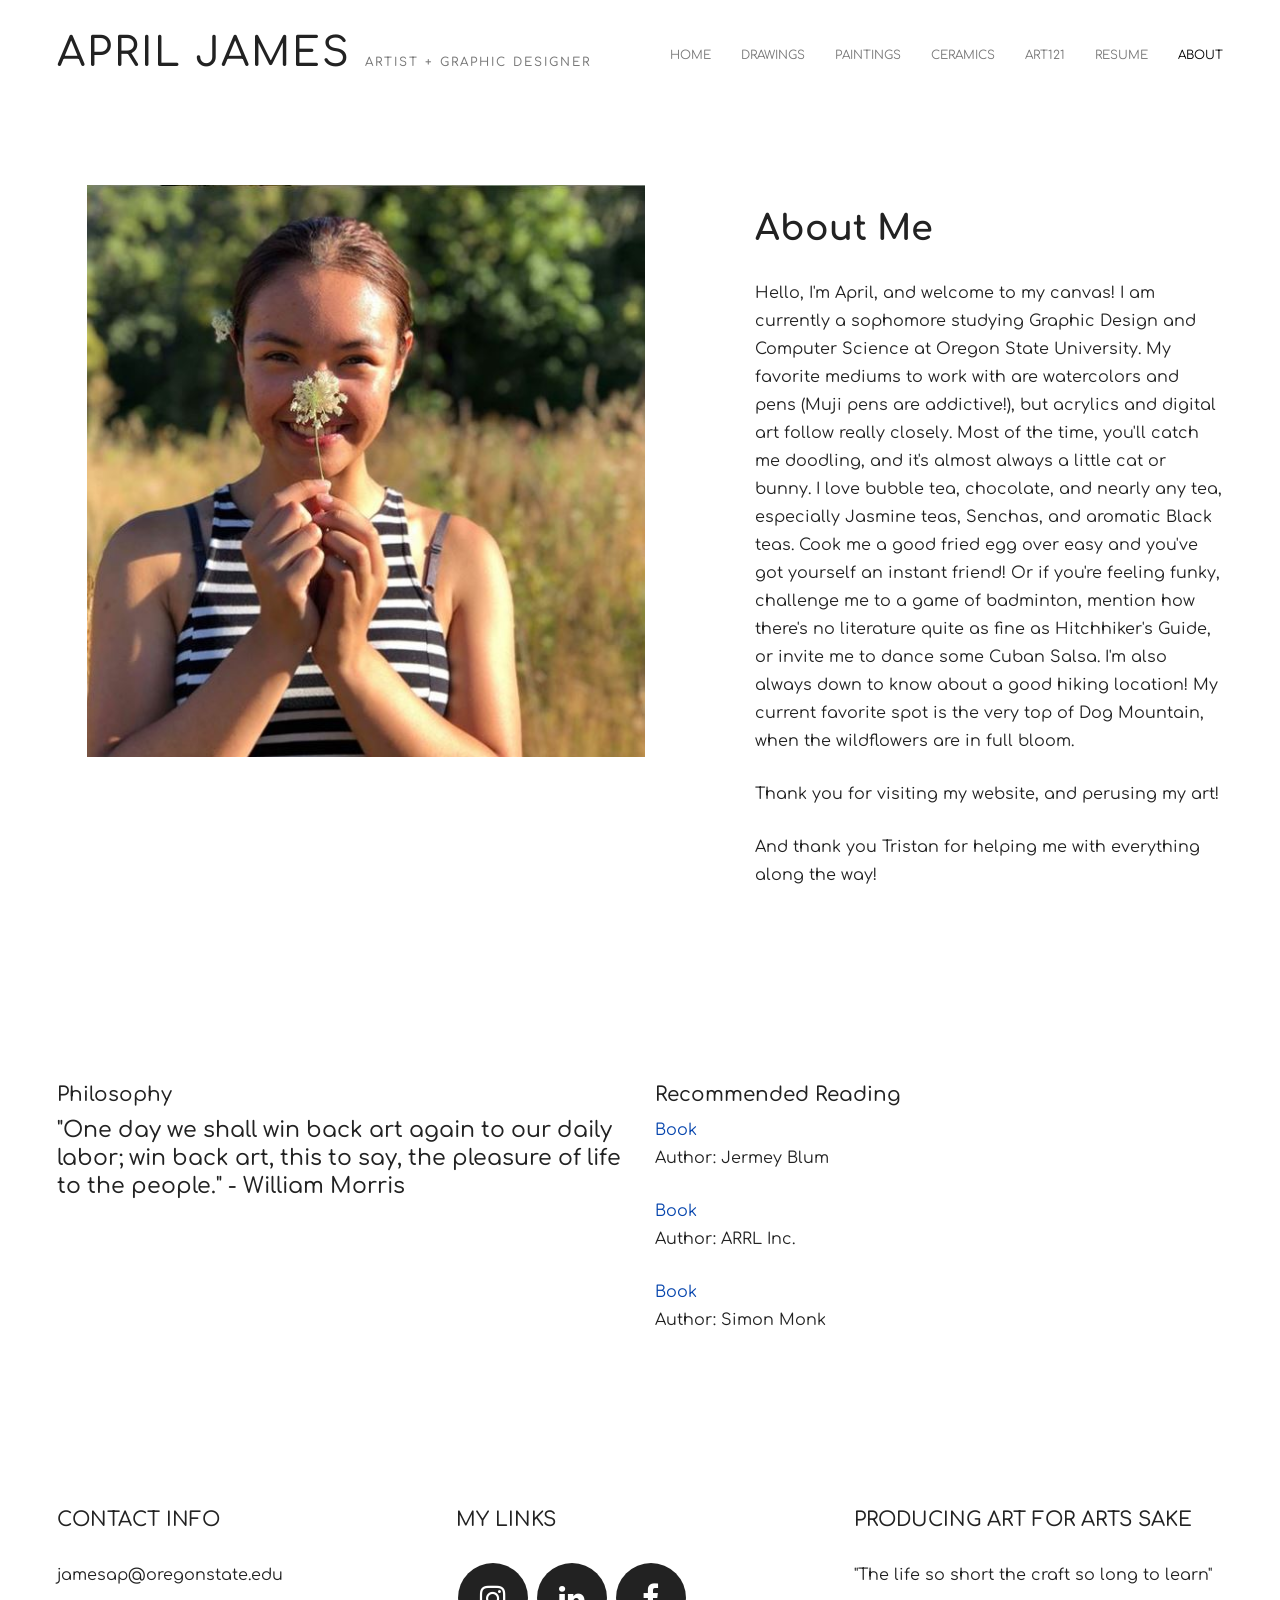
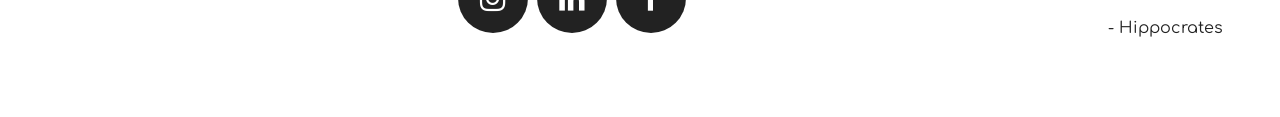
<file: about/index.html>
<!DOCTYPE html>
<html lang="en">
  <head>
    <meta charset="utf-8">
    <meta http-equiv="X-UA-Compatible" content="IE=edge">
    <meta name="viewport" content="width=device-width, initial-scale=1.0">
    <meta name="description" content="">
    <meta name="author" content="">
    <meta name="viewport" content="width=device-width, initial-scale=1">
    <link rel="shortcut icon" href="../assets/img/bunny.ico" />

    <title>April's Canvas</title>

    <!-- Bootstrap core CSS -->
    <link href="../assets/css/bootstrap.css" rel="stylesheet">
	
		<!-- Add icon library -->
		<link rel="stylesheet" href="https://cdnjs.cloudflare.com/ajax/libs/font-awesome/4.7.0/css/font-awesome.min.css">

    <!-- Custom styles for this template -->
    <link href="../assets/css/main.css" rel="stylesheet">

    <script src="https://code.jquery.com/jquery-1.10.2.min.js"></script>
    <script src="../assets/js/hover.zoom.js"></script>
    <script src="../assets/js/hover.zoom.conf.js"></script>

    <!-- HTML5 shim and Respond.js IE8 support of HTML5 elements and media queries -->
    <!--[if lt IE 9]>
      <script src="https://oss.maxcdn.com/libs/html5shiv/3.7.0/html5shiv.js"></script>
      <script src="https://oss.maxcdn.com/libs/respond.js/1.3.0/respond.min.js"></script>
    <![endif]-->
  </head>

  <body>

    <!-- Static navbar -->
    <div class="navbar navbar-inverse navbar-static-top">
      <div class="container">
        <div class="navbar-header">
          <button type="button" class="navbar-toggle" data-toggle="collapse" data-target=".navbar-collapse">
            <span class="icon-bar"></span>
            <span class="icon-bar"></span>
            <span class="icon-bar"></span>
          </button>
          <a class="navbar-brand" href="../index.html"><h5>APRIL JAMES <span class="sub-text">artist + graphic designer</span></h5></a>
        </div>
        <div class="navbar-collapse collapse">
          <ul class="nav navbar-nav navbar-right">
						<li><a href="../index.html">Home</a></li>
						<li><a href="../drawings/index.html">Drawings</a></li>
						<li><a href="../paintings/index.html">Paintings</a></li>
						<li><a href="../ceramics/index.html">Ceramics</a></li>
						<li><a href="../art121/index.html">Art121</a></li>
            <li><a href="../assets/pdf/JamesResume.pdf" target="_blank">Resume</a></li>
            <li><a class="active" href="../about/index.html">About</a></li>
          </ul>
        </div><!--/.nav-collapse -->
      </div>
		</div>
	

	<!-- +++++ Welcome Section +++++ -->
	<div id="ww">
	    <div class="container">
			<div class="row">
				<div class="col-lg-6 centered">
					<img class="a img-responsive" hspace="25" src="img/me.jpg" alt="April">
				</div>
				<div class="col-lg-5 col-lg-offset-1">
					<h1>About Me</h1>
					<p>
						Hello, I'm April, and welcome to my canvas! I am currently a sophomore studying Graphic Design and Computer Science at Oregon State University. My favorite mediums to work with are watercolors and pens (Muji pens are addictive!), but acrylics and digital art follow really closely. Most of the time, you'll catch me doodling, and it's almost always a little cat or bunny. I love bubble tea, chocolate, and nearly any tea, especially Jasmine teas, Senchas, and aromatic Black teas. Cook me a good fried egg over easy and you've got yourself an instant friend! Or if you're feeling funky, challenge me to a game of badminton, mention how there's no literature quite as fine as Hitchhiker's Guide, or invite me to dance some Cuban Salsa. I'm also always down to know about a good hiking location! My current favorite spot is the very top of Dog Mountain, when the wildflowers are in full bloom. 

					</p>
					<p>Thank you for visiting my website, and perusing my art!</p>
					<p>And thank you Tristan for helping me with everything along the way!</p>
				</div><!-- /col-lg-6 -->
			</div><!-- /row -->
	    </div> <!-- /container -->
	</div><!-- /ww -->
	
	
	<!-- +++++ Information Section +++++ -->
	
	<div class="container pt">
		<div class="row mt">
			<div class="col-lg-6">
				<h4>Philosophy</h4>
				<p style="font-size: 22px; font-weight: 500;">
					"One day we shall win back art again to our daily labor; win back art, this to say, the pleasure of life to the people." - William Morris
				</p>
			</div><!-- /colg-lg-6 -->
			
			<div class="col-lg-6">
				<h4>Recommended Reading</h4>
				<p><a href="#">Book</a> <br/>Author: Jermey Blum</p>
				<p><a href="#">Book</a> <br/>Author: ARRL Inc.</p>
				<p><a href="#">Book</a> <br/>Author: Simon Monk</p>
			</div><!--col-lg-6-->
		</div><!-- /row -->
	</div><!-- /container -->
	
	<!-- +++++ Footer Section +++++ -->
	
	<div id="footer">
			<div class="container">
				<div class="row">
					<div class="col-lg-4">
						<h4>Contact Info</h4>
						<p>
							jamesap@oregonstate.edu<br/>
							<br/>
						</p>
					</div><!-- /col-lg-4 -->
					
					<div class="col-lg-4">
						<h4>My Links</h4>
						<p>
								<a href="https://www.instagram.com/_artsy_eggo/?hl=en" class="fa fa-instagram"></a>
								<a href="#" class="fa fa-linkedin"></a>
								<a href="#" class="fa fa-facebook"></a>
						</p>
					</div><!-- /col-lg-4 -->
					
					<div class="col-lg-4">
						<h4>Producing Art for Arts Sake</h4>
						<p>"The life so short the craft so long to learn"</p>
						<p class="text-right">- Hippocrates</p>
					</div><!-- /col-lg-4 -->
				
				</div>
			
			</div>
		</div>
	
    <!-- Bootstrap core JavaScript
    ================================================== -->
    <!-- Placed at the end of the document so the pages load faster -->
    <script src="../assets/js/bootstrap.min.js"></script>
  </body>
</html>
</file>
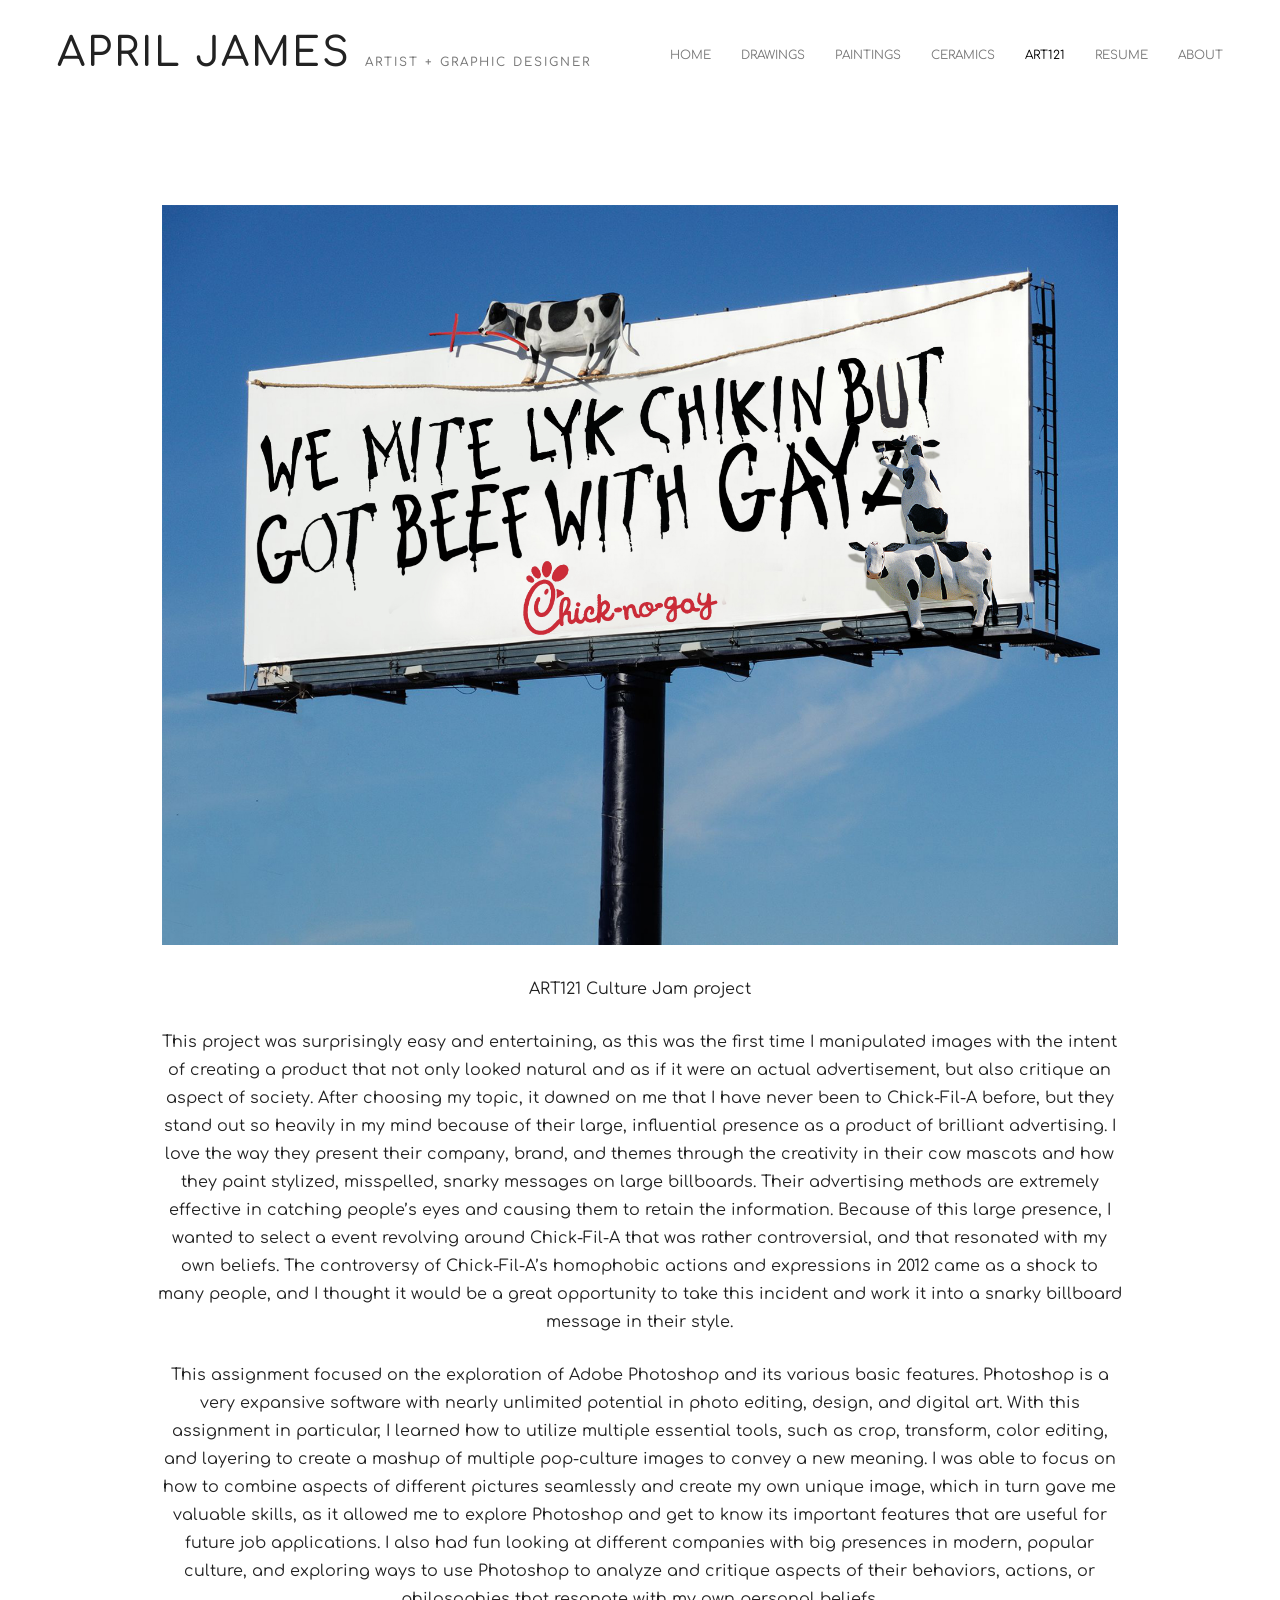
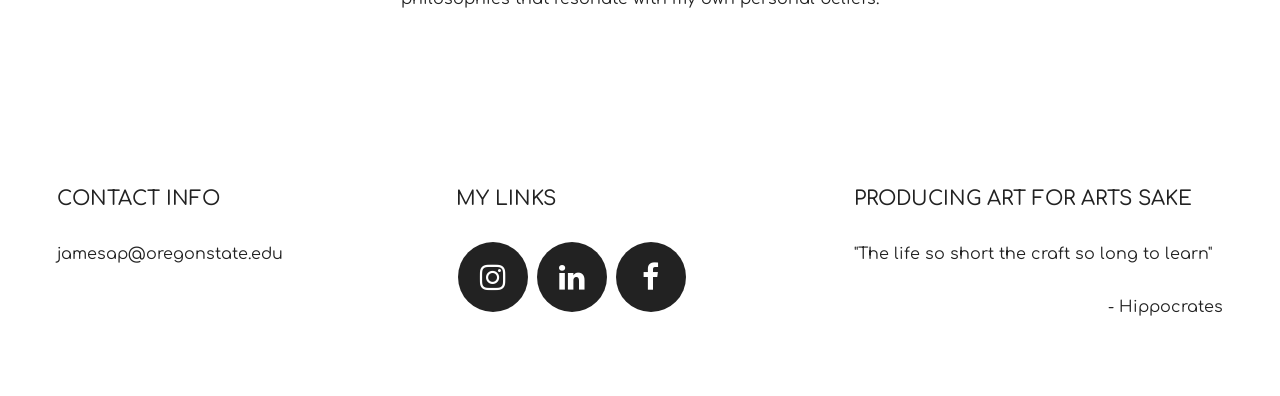
<file: art121/project1/index.html>
<!DOCTYPE html>
<html lang="en">
  <head>
    <meta charset="utf-8">
    <meta http-equiv="X-UA-Compatible" content="IE=edge">
    <meta name="viewport" content="width=device-width, initial-scale=1.0">
    <meta name="description" content="">
    <meta name="author" content="">
    <meta name="viewport" content="width=device-width, initial-scale=1">
    <link rel="shortcut icon" href="../../assets/img/bunny.ico" />

    <title>April's Canvas</title>

    <!-- Bootstrap core CSS -->
    <link href="../../assets/css/bootstrap.css" rel="stylesheet">
  
    <!-- Add icon library -->
		<link rel="stylesheet" href="https://cdnjs.cloudflare.com/ajax/libs/font-awesome/4.7.0/css/font-awesome.min.css">

    <!-- Custom styles for this template -->
    <link href="../../assets/css/main.css" rel="stylesheet">

    <script src="https://code.jquery.com/jquery-1.10.2.min.js"></script>
    <script src="../../assets/js/hover.zoom.js"></script>
    <script src="../../assets/js/hover.zoom.conf.js"></script>

    <!-- HTML5 shim and Respond.js IE8 support of HTML5 elements and media queries -->
    <!--[if lt IE 9]>
      <script src="https://oss.maxcdn.com/libs/html5shiv/3.7.0/html5shiv.js"></script>
      <script src="https://oss.maxcdn.com/libs/respond.js/1.3.0/respond.min.js"></script>
    <![endif]-->
  </head>

  <body>

    <!-- Static navbar -->
    <div class="navbar navbar-inverse navbar-static-top">
      <div class="container">
        <div class="navbar-header">
          <button type="button" class="navbar-toggle" data-toggle="collapse" data-target=".navbar-collapse">
            <span class="icon-bar"></span>
            <span class="icon-bar"></span>
            <span class="icon-bar"></span>
          </button>
          <a class="navbar-brand" href="../../index.html"><h5>APRIL JAMES <span class="sub-text">artist + graphic designer</span></h5></a>
        </div>
        <div class="navbar-collapse collapse">
          <ul class="nav navbar-nav navbar-right">
						<li><a href="../../index.html">Home</a></li>
						<li><a href="../../drawings/index.html">Drawings</a></li>
						<li><a href="../../paintings/index.html">Paintings</a></li>
            <li><a href="../../ceramics/index.html">Ceramics</a></li>
            <li><a class="active" href="../../art121/index.html">Art121</a></li>
            <li><a href="../../assets/pdf/JamesResume.pdf" target="_blank">Resume</a></li>
            <li><a href="../../about/index.html">About</a></li>
          </ul>
        </div><!--/.nav-collapse -->
      </div>
		</div>
	
	<!-- +++++ Projects Section +++++ -->
	
	<div class="container pt">
		<div class="row mt centered">	
			<div class="col-lg-10 col-lg-offset-1">
        <p><img class="img-responsive" src="img/Culture Jam.jpg" alt=""></p> <!-- Add Image to be Displayed Here -->
       <p>ART121 Culture Jam project</p>
       <p>This project was surprisingly easy and entertaining, as this was the first time I manipulated images with the intent of creating a product that not only looked natural and as if it were an actual advertisement, but also critique an aspect of society. After choosing my topic, it dawned on me that I have never been to Chick-Fil-A before, but they stand out so heavily in my mind because of their large, influential presence as a product of brilliant advertising. I love the way they present their company, brand, and themes through the creativity in their cow mascots and how they paint stylized, misspelled, snarky messages on large billboards. Their advertising methods are extremely effective in catching people’s eyes and causing them to retain the information. Because of this large presence, I wanted to select a event revolving around Chick-Fil-A that was rather controversial, and that resonated with my own beliefs. The controversy of Chick-Fil-A’s homophobic actions and expressions in 2012 came as a shock to many people, and I thought it would be a great opportunity to take this incident and work it into a snarky billboard message in their style.</p> 
       <p>This assignment focused on the exploration of Adobe Photoshop and its various basic features. Photoshop is a very expansive software with nearly unlimited potential in photo editing, design, and digital art. With this assignment in particular, I learned how to utilize multiple essential tools, such as crop, transform, color editing, and layering to create a mashup of multiple pop-culture images to convey a new meaning. I was able to focus on how to combine aspects of different pictures seamlessly and create my own unique image, which in turn gave me valuable skills, as it allowed me to explore Photoshop and get to know its important features that are useful for future job applications. I also had fun looking at different companies with big presences in modern, popular culture, and exploring ways to use Photoshop to analyze and critique aspects of their behaviors, actions, or philosophies that resonate with my own personal beliefs. </p> <!--  Add Text Here -->
      </div>
		</div><!-- /row -->
	</div><!-- /container -->
	
	<!-- +++++ Footer Section +++++ -->
	
	<div id="footer">
			<div class="container">
				<div class="row">
					<div class="col-lg-4">
						<h4>Contact Info</h4>
						<p>
							jamesap@oregonstate.edu<br/>
							<br/>
						</p>
					</div><!-- /col-lg-4 -->
					
					<div class="col-lg-4">
						<h4>My Links</h4>
						<p>
                <a href="https://www.instagram.com/_artsy_eggo/?hl=en" class="fa fa-instagram"></a>
                <a href="#" class="fa fa-linkedin"></a>
                <a href="#" class="fa fa-facebook"></a>
						</p>
					</div><!-- /col-lg-4 -->
					
					<div class="col-lg-4">
						<h4>Producing Art for Arts Sake</h4>
						<p>"The life so short the craft so long to learn"</p>
						<p class="text-right">- Hippocrates</p>
					</div><!-- /col-lg-4 -->
				
				</div>
			
			</div>
		</div>
	
    <!-- Bootstrap core JavaScript
    ================================================== -->
    <!-- Placed at the end of the document so the pages load faster -->
    <script src="../../assets/js/bootstrap.min.js"></script>
  </body>
</html>
</file>
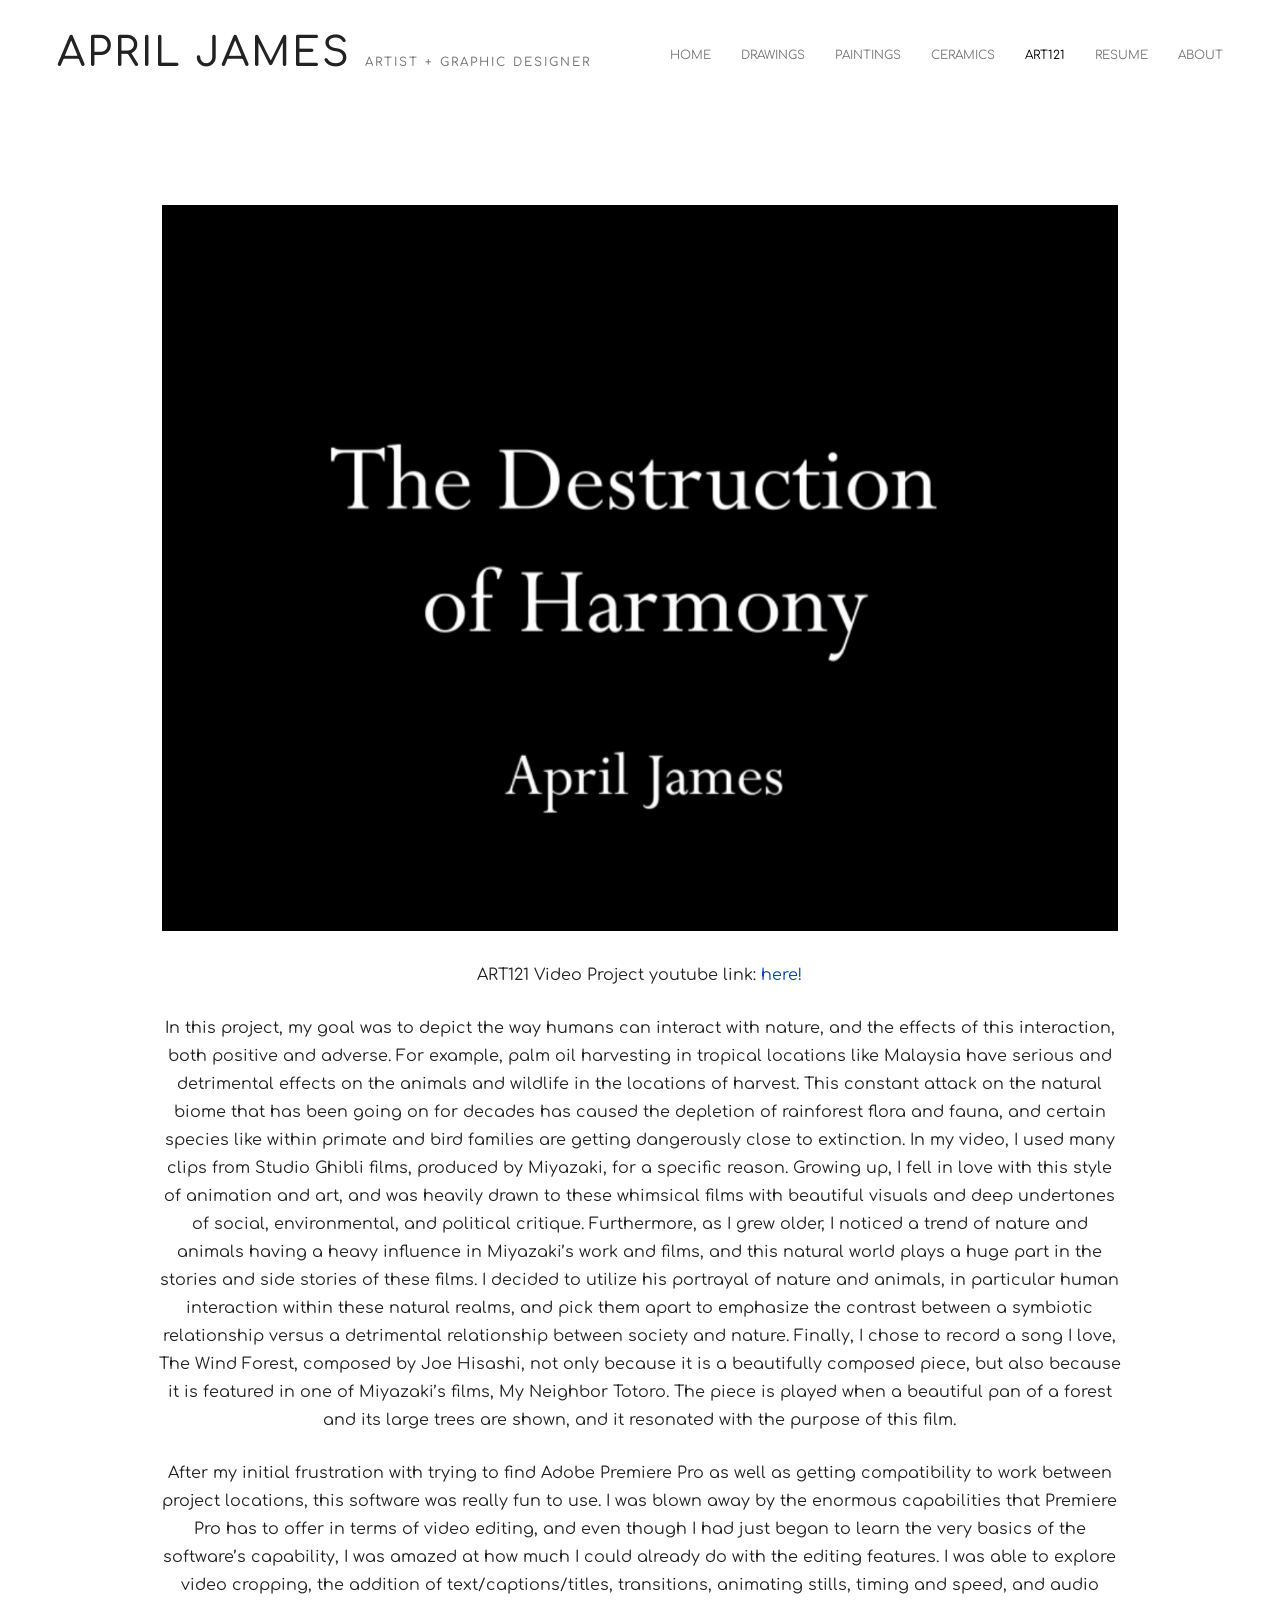
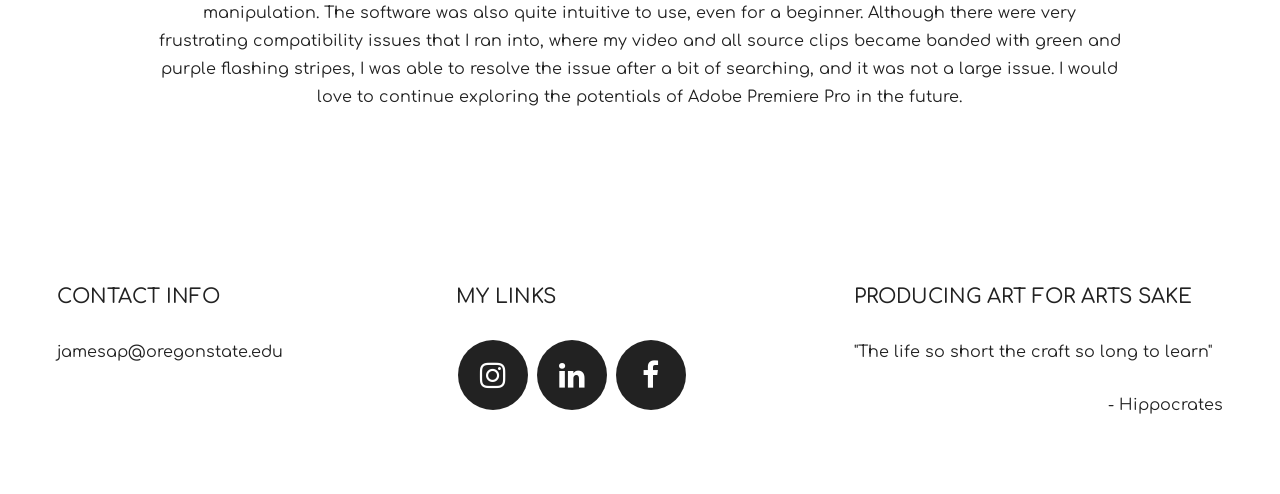
<file: art121/project2/index.html>
<!DOCTYPE html>
<html lang="en">
  <head>
    <meta charset="utf-8">
    <meta http-equiv="X-UA-Compatible" content="IE=edge">
    <meta name="viewport" content="width=device-width, initial-scale=1.0">
    <meta name="description" content="">
    <meta name="author" content="">
    <meta name="viewport" content="width=device-width, initial-scale=1">
    <link rel="shortcut icon" href="../../assets/img/bunny.ico" />

    <title>April's Canvas</title>

    <!-- Bootstrap core CSS -->
    <link href="../../assets/css/bootstrap.css" rel="stylesheet">
  
    <!-- Add icon library -->
		<link rel="stylesheet" href="https://cdnjs.cloudflare.com/ajax/libs/font-awesome/4.7.0/css/font-awesome.min.css">

    <!-- Custom styles for this template -->
    <link href="../../assets/css/main.css" rel="stylesheet">

    <script src="https://code.jquery.com/jquery-1.10.2.min.js"></script>
    <script src="../../assets/js/hover.zoom.js"></script>
    <script src="../../assets/js/hover.zoom.conf.js"></script>

    <!-- HTML5 shim and Respond.js IE8 support of HTML5 elements and media queries -->
    <!--[if lt IE 9]>
      <script src="https://oss.maxcdn.com/libs/html5shiv/3.7.0/html5shiv.js"></script>
      <script src="https://oss.maxcdn.com/libs/respond.js/1.3.0/respond.min.js"></script>
    <![endif]-->
  </head>

  <body>

    <!-- Static navbar -->
    <div class="navbar navbar-inverse navbar-static-top">
      <div class="container">
        <div class="navbar-header">
          <button type="button" class="navbar-toggle" data-toggle="collapse" data-target=".navbar-collapse">
            <span class="icon-bar"></span>
            <span class="icon-bar"></span>
            <span class="icon-bar"></span>
          </button>
          <a class="navbar-brand" href="../../index.html"><h5>APRIL JAMES <span class="sub-text">artist + graphic designer</span></h5></a>
        </div>
        <div class="navbar-collapse collapse">
          <ul class="nav navbar-nav navbar-right">
						<li><a href="../../index.html">Home</a></li>
						<li><a href="../../drawings/index.html">Drawings</a></li>
						<li><a href="../../paintings/index.html">Paintings</a></li>
            <li><a href="../../ceramics/index.html">Ceramics</a></li>
            <li><a class="active" href="../../art121/index.html">Art121</a></li>
            <li><a href="../../assets/pdf/JamesResume.pdf" target="_blank">Resume</a></li>
            <li><a href="../../about/index.html">About</a></li>
          </ul>
        </div><!--/.nav-collapse -->
      </div>
		</div>
	
	<!-- +++++ Projects Section +++++ -->
	
	<div class="container pt">
		<div class="row mt centered">	
			<div class="col-lg-10 col-lg-offset-1">
        <p><img class="img-responsive" src="img/video_project.PNG" alt=""></p> <!-- Add Image to be Displayed Here -->
 <!--       <p>ART121 Video Project youtube link: https://youtu.be/3HjjiuoJ8Vw</p>  Add Text Here -->
            <p>ART121 Video Project youtube link: <a href="https://youtu.be/3HjjiuoJ8Vw"> here!</a></p><!-- Add Text Here -->
            <p>In this project, my goal was to depict the way humans can interact with nature, and the effects of this interaction, both positive and adverse. For example, palm oil harvesting in tropical locations like Malaysia have serious and detrimental effects on the animals and wildlife in the locations of harvest. This constant attack on the natural biome that has been going on for decades has caused the depletion of rainforest flora and fauna, and certain species like within primate and bird families are getting dangerously close to extinction. In my video, I used many clips from Studio Ghibli films, produced by Miyazaki, for a specific reason. Growing up, I fell in love with this style of animation and art, and was heavily drawn to these whimsical films with beautiful visuals and deep undertones of social, environmental, and political critique. Furthermore, as I grew older, I noticed a trend of nature and animals having a heavy influence in Miyazaki’s work and films, and this natural world plays a huge part in the stories and side stories of these films. I decided to utilize his portrayal of nature and animals, in particular human interaction within these natural realms, and pick them apart to emphasize the contrast between a symbiotic relationship versus a detrimental relationship between society and nature. Finally, I chose to record a song I love, The Wind Forest, composed by Joe Hisashi, not only because it is a beautifully composed piece, but also because it is featured in one of Miyazaki’s films, My Neighbor Totoro. The piece is played when a beautiful pan of a forest and its large trees are shown, and it resonated with the purpose of this film.</p>
            <p>After my initial frustration with trying to find Adobe Premiere Pro as well as getting compatibility to work between project locations, this software was really fun to use. I was blown away by the enormous capabilities that Premiere Pro has to offer in terms of video editing, and even though I had just began to learn the very basics of the software’s capability, I was amazed at how much I could already do with the editing features. I was able to explore video cropping, the addition of text/captions/titles, transitions, animating stills, timing and speed, and audio manipulation. The software was also quite intuitive to use, even for a beginner. Although there were very frustrating compatibility issues that I ran into, where my video and all source clips became banded with green and purple flashing stripes, I was able to resolve the issue after a bit of searching, and it was not a large issue. I would love to continue exploring the potentials of Adobe Premiere Pro in the future.</p><!-- Add Text Here -->      
          </div>
		</div><!-- /row -->
	</div><!-- /container -->
	
	<!-- +++++ Footer Section +++++ -->
	
	<div id="footer">
			<div class="container">
				<div class="row">
					<div class="col-lg-4">
						<h4>Contact Info</h4>
						<p>
							jamesap@oregonstate.edu<br/>
							<br/>
						</p>
					</div><!-- /col-lg-4 -->
					
					<div class="col-lg-4">
						<h4>My Links</h4>
						<p>
                <a href="https://www.instagram.com/_artsy_eggo/?hl=en" class="fa fa-instagram"></a>
                <a href="#" class="fa fa-linkedin"></a>
                <a href="#" class="fa fa-facebook"></a>
						</p>
					</div><!-- /col-lg-4 -->
					
					<div class="col-lg-4">
						<h4>Producing Art for Arts Sake</h4>
						<p>"The life so short the craft so long to learn"</p>
						<p class="text-right">- Hippocrates</p>
					</div><!-- /col-lg-4 -->
				
				</div>
			
			</div>
		</div>
	
    <!-- Bootstrap core JavaScript
    ================================================== -->
    <!-- Placed at the end of the document so the pages load faster -->
    <script src="../../assets/js/bootstrap.min.js"></script>
  </body>
</html>
</file>
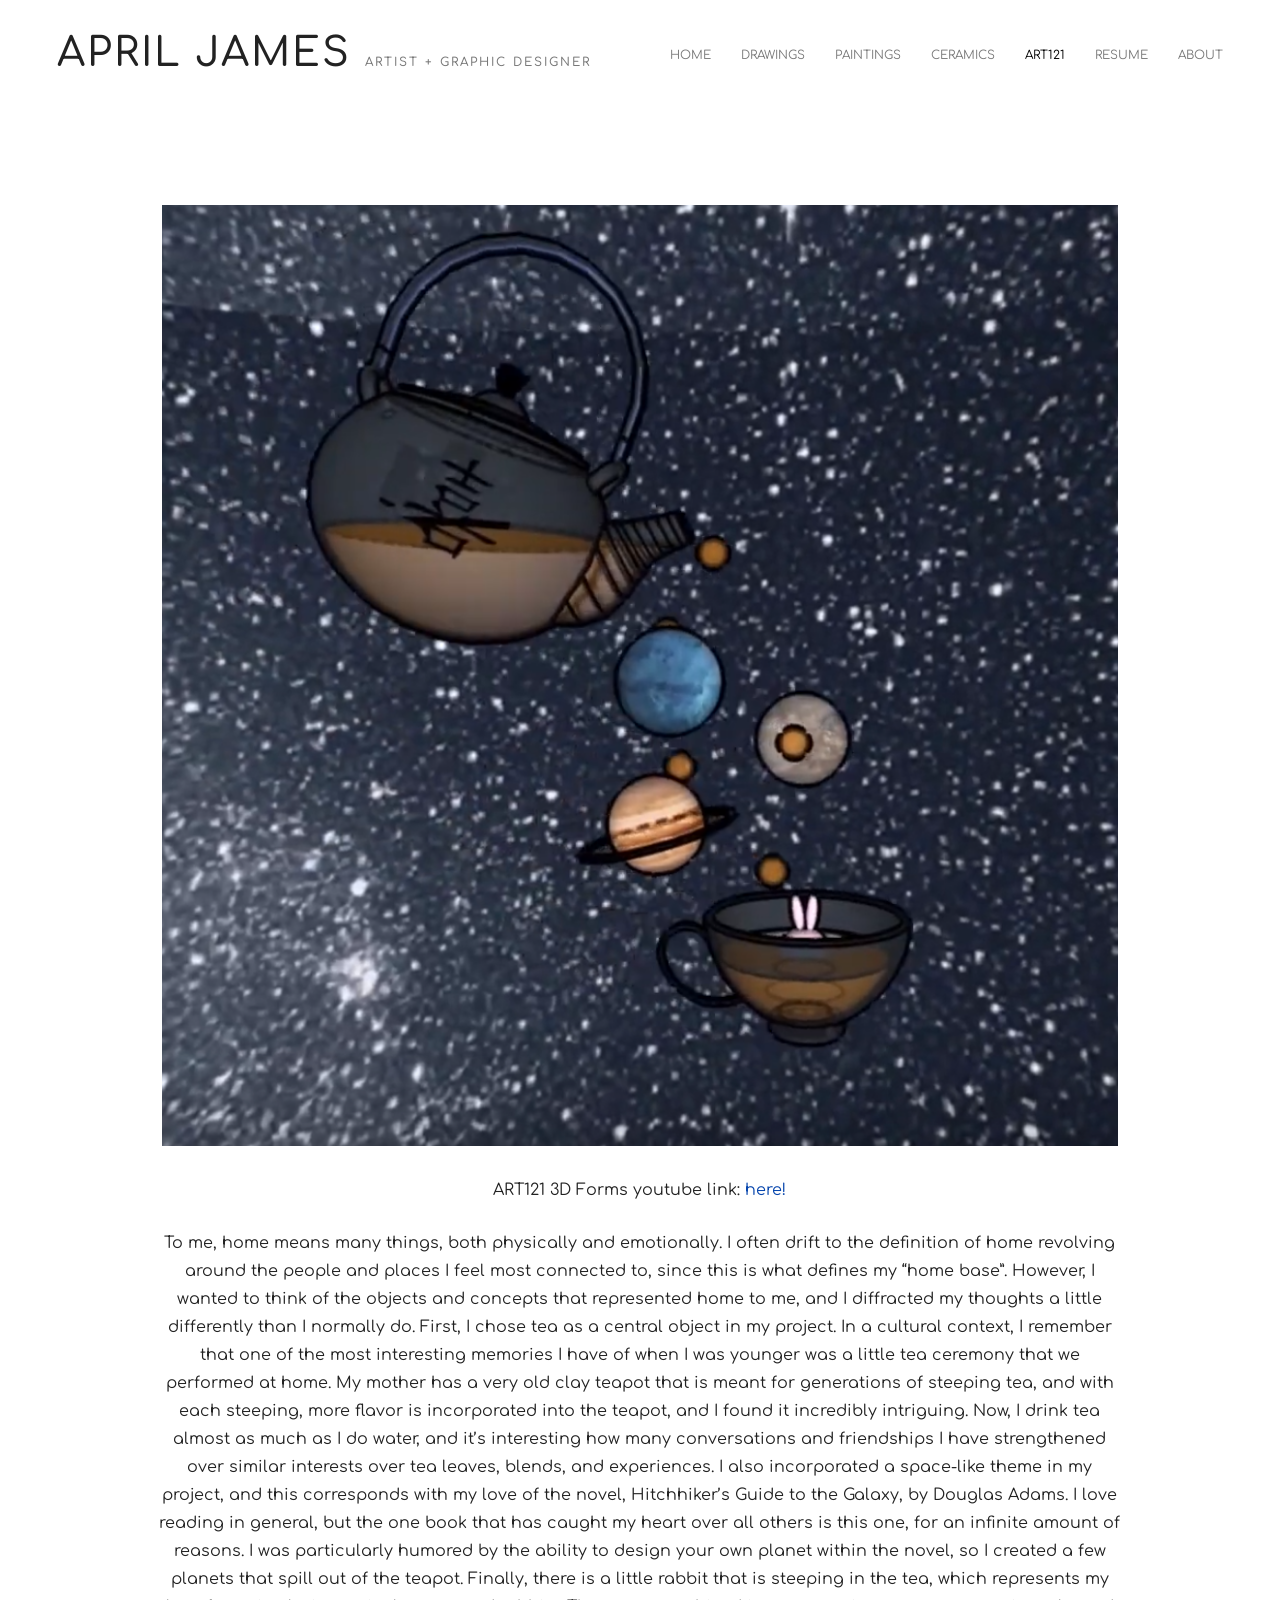
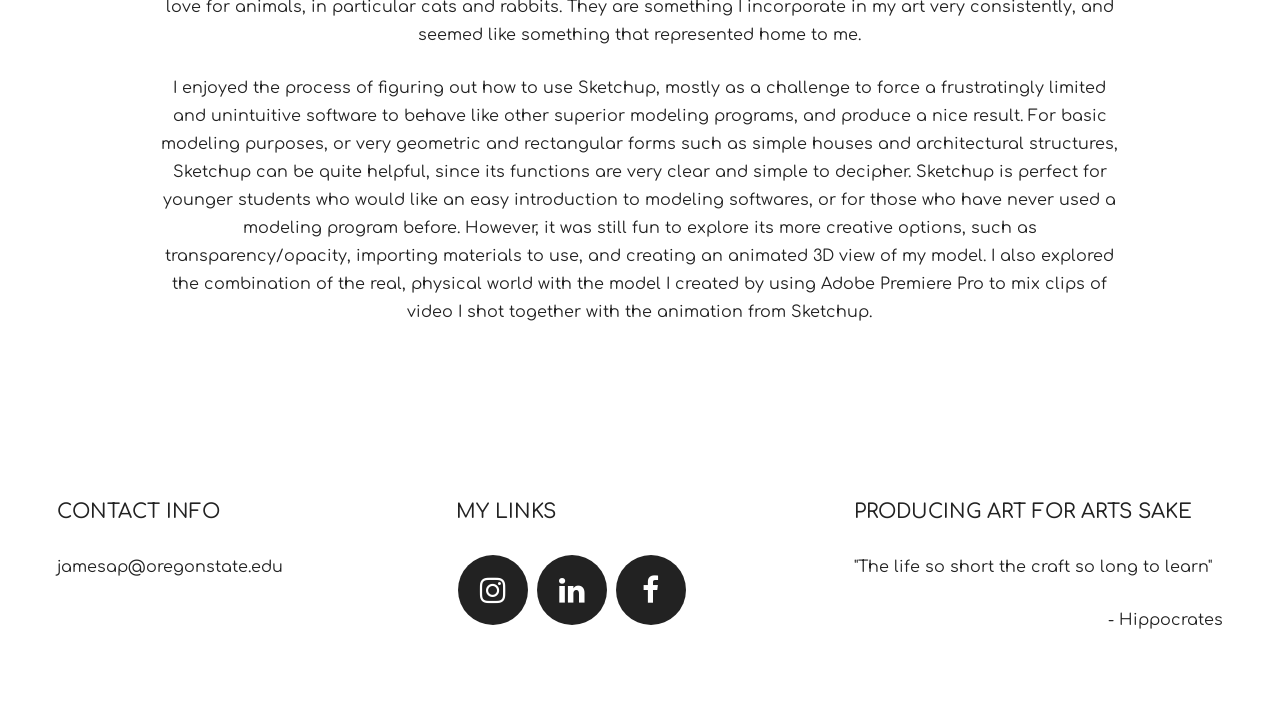
<file: art121/project3/index.html>
<!DOCTYPE html>
<html lang="en">
  <head>
    <meta charset="utf-8">
    <meta http-equiv="X-UA-Compatible" content="IE=edge">
    <meta name="viewport" content="width=device-width, initial-scale=1.0">
    <meta name="description" content="">
    <meta name="author" content="">
    <meta name="viewport" content="width=device-width, initial-scale=1">
    <link rel="shortcut icon" href="../../assets/img/bunny.ico" />

    <title>April's Canvas</title>

    <!-- Bootstrap core CSS -->
    <link href="../../assets/css/bootstrap.css" rel="stylesheet">
  
    <!-- Add icon library -->
		<link rel="stylesheet" href="https://cdnjs.cloudflare.com/ajax/libs/font-awesome/4.7.0/css/font-awesome.min.css">

    <!-- Custom styles for this template -->
    <link href="../../assets/css/main.css" rel="stylesheet">

    <script src="https://code.jquery.com/jquery-1.10.2.min.js"></script>
    <script src="../../assets/js/hover.zoom.js"></script>
    <script src="../../assets/js/hover.zoom.conf.js"></script>

    <!-- HTML5 shim and Respond.js IE8 support of HTML5 elements and media queries -->
    <!--[if lt IE 9]>
      <script src="https://oss.maxcdn.com/libs/html5shiv/3.7.0/html5shiv.js"></script>
      <script src="https://oss.maxcdn.com/libs/respond.js/1.3.0/respond.min.js"></script>
    <![endif]-->
  </head>

  <body>

    <!-- Static navbar -->
    <div class="navbar navbar-inverse navbar-static-top">
      <div class="container">
        <div class="navbar-header">
          <button type="button" class="navbar-toggle" data-toggle="collapse" data-target=".navbar-collapse">
            <span class="icon-bar"></span>
            <span class="icon-bar"></span>
            <span class="icon-bar"></span>
          </button>
          <a class="navbar-brand" href="../../index.html"><h5>APRIL JAMES <span class="sub-text">artist + graphic designer</span></h5></a>
        </div>
        <div class="navbar-collapse collapse">
          <ul class="nav navbar-nav navbar-right">
						<li><a href="../../index.html">Home</a></li>
						<li><a href="../../drawings/index.html">Drawings</a></li>
						<li><a href="../../paintings/index.html">Paintings</a></li>
            <li><a href="../../ceramics/index.html">Ceramics</a></li>
            <li><a class="active" href="../../art121/index.html">Art121</a></li>
            <li><a href="../../assets/pdf/JamesResume.pdf" target="_blank">Resume</a></li>
            <li><a href="../../about/index.html">About</a></li>
          </ul>
        </div><!--/.nav-collapse -->
      </div>
		</div>
	
	<!-- +++++ Projects Section +++++ -->
	
	<div class="container pt">
		<div class="row mt centered">	
			<div class="col-lg-10 col-lg-offset-1">
        <p><img class="img-responsive" src="img/3d_forms.PNG" alt=""></p> <!-- Add Image to be Displayed Here -->
 <!--       <p>ART121 Video Project youtube link: https://youtu.be/3HjjiuoJ8Vw</p>  Add Text Here -->
            <p>ART121 3D Forms youtube link: <a href="https://youtu.be/n7BuJ-yvHNo"> here!</a></p>
            <p>To me, home means many things, both physically and emotionally. I often drift to the definition of home revolving around the people and places I feel most connected to, since this is what defines my “home base”. However, I wanted to think of the objects and concepts that represented home to me, and I diffracted my thoughts a little differently than I normally do. First, I chose tea as a central object in my project. In a cultural context, I remember that one of the most interesting memories I have of when I was younger was a little tea ceremony that we performed at home. My mother has a very old clay teapot that is meant for generations of steeping tea, and with each steeping, more flavor is incorporated into the teapot, and I found it incredibly intriguing. Now, I drink tea almost as much as I do water, and it’s interesting how many conversations and friendships I have strengthened over similar interests over tea leaves, blends, and experiences. I also incorporated a space-like theme in my project, and this corresponds with my love of the novel, Hitchhiker’s Guide to the Galaxy, by Douglas Adams. I love reading in general, but the one book that has caught my heart over all others is this one, for an infinite amount of reasons. I was particularly humored by the ability to design your own planet within the novel, so I created a few planets that spill out of the teapot. Finally, there is a little rabbit that is steeping in the tea, which represents my love for animals, in particular cats and rabbits. They are something I incorporate in my art very consistently, and seemed like something that represented home to me.</p>
            <p>I enjoyed the process of figuring out how to use Sketchup, mostly as a challenge to force a frustratingly limited and unintuitive software to behave like other superior modeling programs, and produce a nice result. For basic modeling purposes, or very geometric and rectangular forms such as simple houses and  architectural structures, Sketchup can be quite helpful, since its functions are very clear and simple to decipher. Sketchup is perfect for younger students who would like an easy introduction to modeling softwares, or for those who have never used a modeling program before. However, it was still fun to explore its more creative options, such as transparency/opacity, importing materials to use, and creating an animated 3D view of my model. I also explored the combination of the real, physical world with the model I created by using Adobe Premiere Pro to mix clips of video I shot together with the animation from Sketchup.</p>

      </div>
		</div><!-- /row -->
	</div><!-- /container -->
	
	<!-- +++++ Footer Section +++++ -->
	
	<div id="footer">
			<div class="container">
				<div class="row">
					<div class="col-lg-4">
						<h4>Contact Info</h4>
						<p>
							jamesap@oregonstate.edu<br/>
							<br/>
						</p>
					</div><!-- /col-lg-4 -->
					
					<div class="col-lg-4">
						<h4>My Links</h4>
						<p>
                <a href="https://www.instagram.com/_artsy_eggo/?hl=en" class="fa fa-instagram"></a>
                <a href="#" class="fa fa-linkedin"></a>
                <a href="#" class="fa fa-facebook"></a>
						</p>
					</div><!-- /col-lg-4 -->
					
					<div class="col-lg-4">
						<h4>Producing Art for Arts Sake</h4>
						<p>"The life so short the craft so long to learn"</p>
						<p class="text-right">- Hippocrates</p>
					</div><!-- /col-lg-4 -->
				
				</div>
			
			</div>
		</div>
	
    <!-- Bootstrap core JavaScript
    ================================================== -->
    <!-- Placed at the end of the document so the pages load faster -->
    <script src="../../assets/js/bootstrap.min.js"></script>
  </body>
</html>
</file>
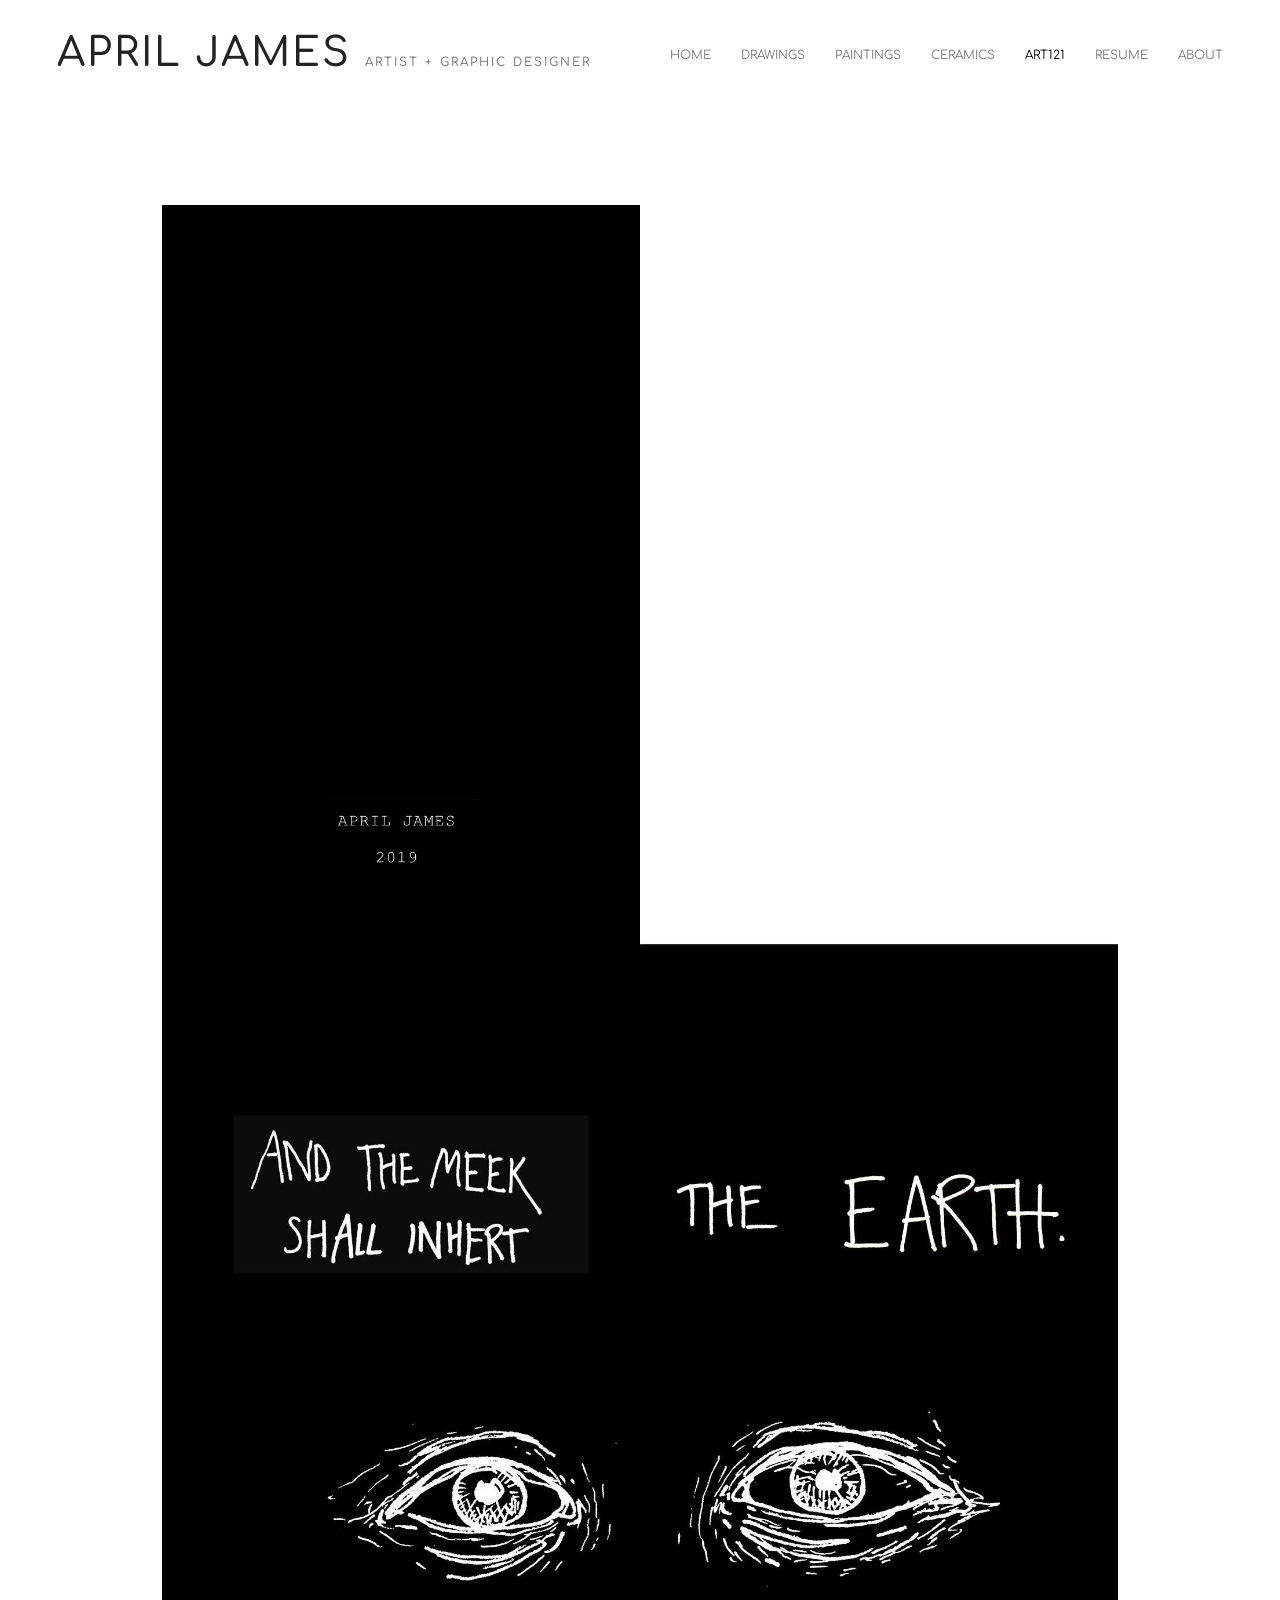
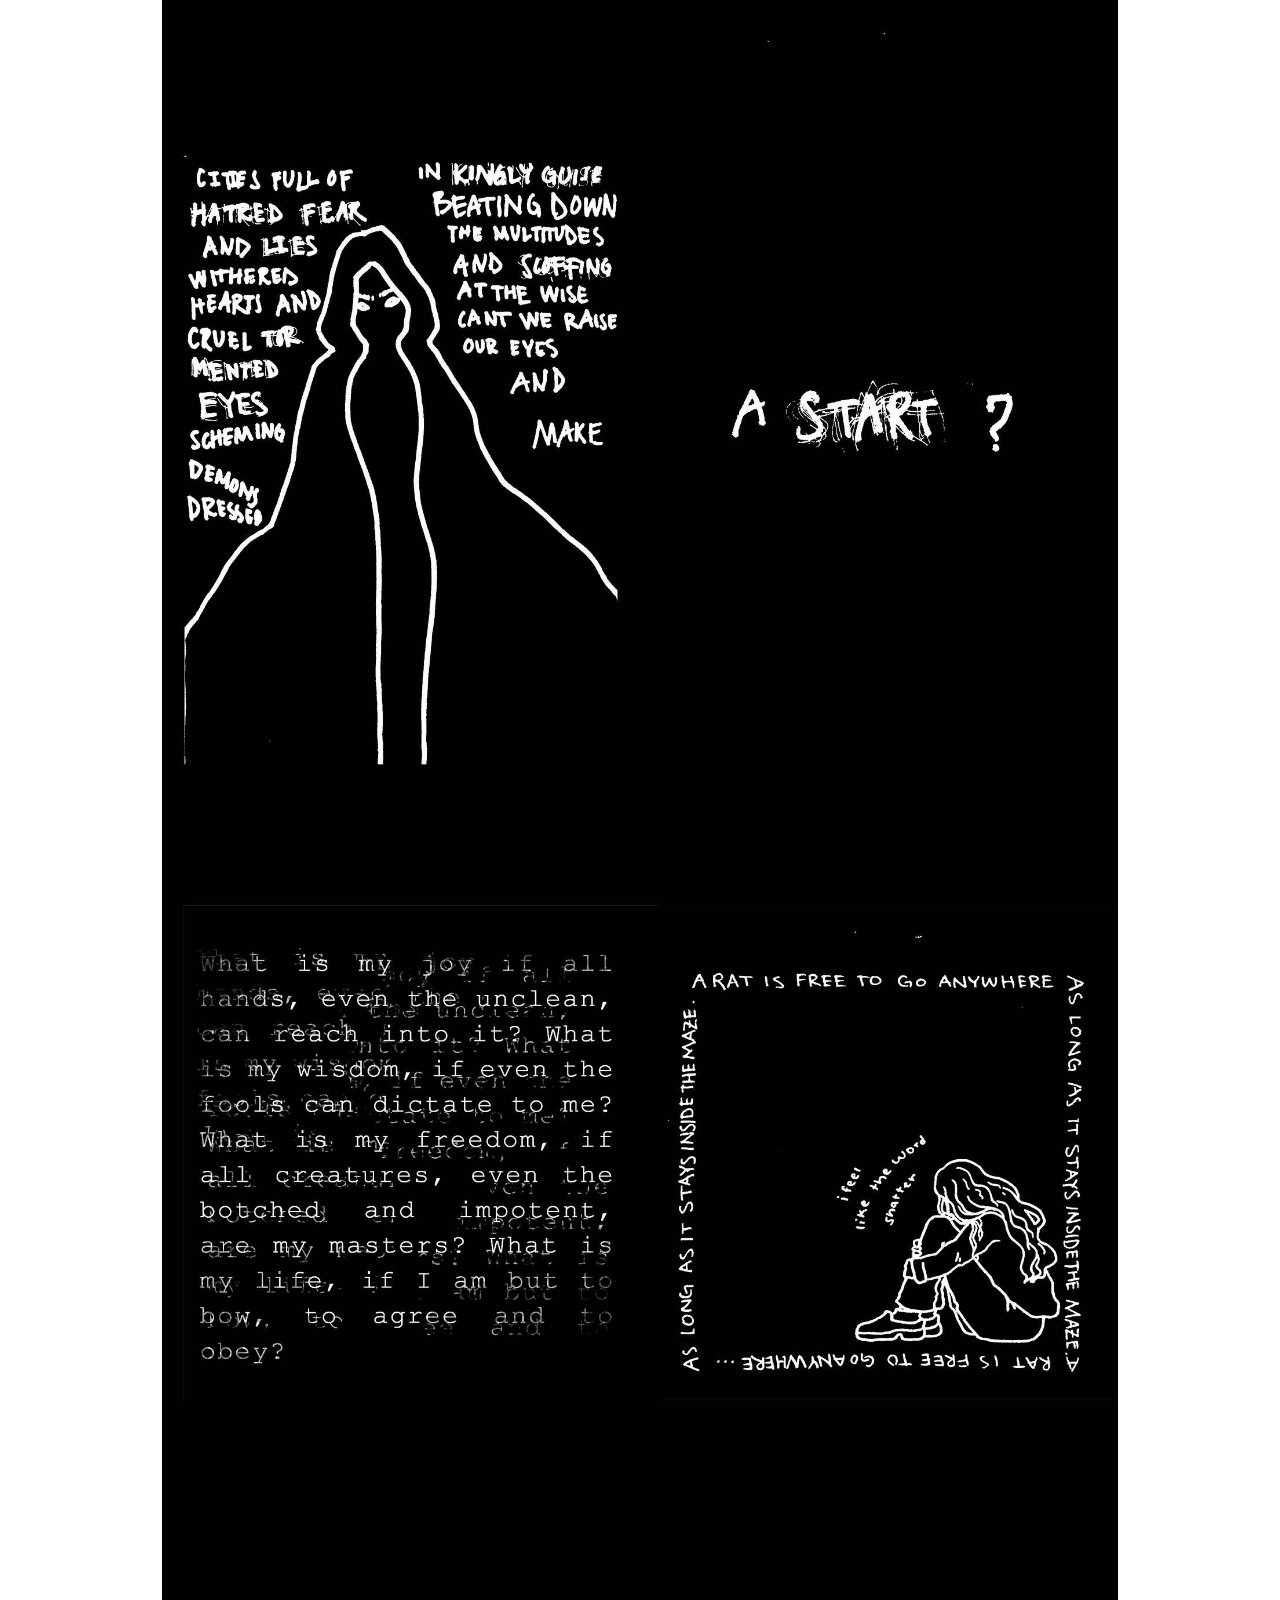
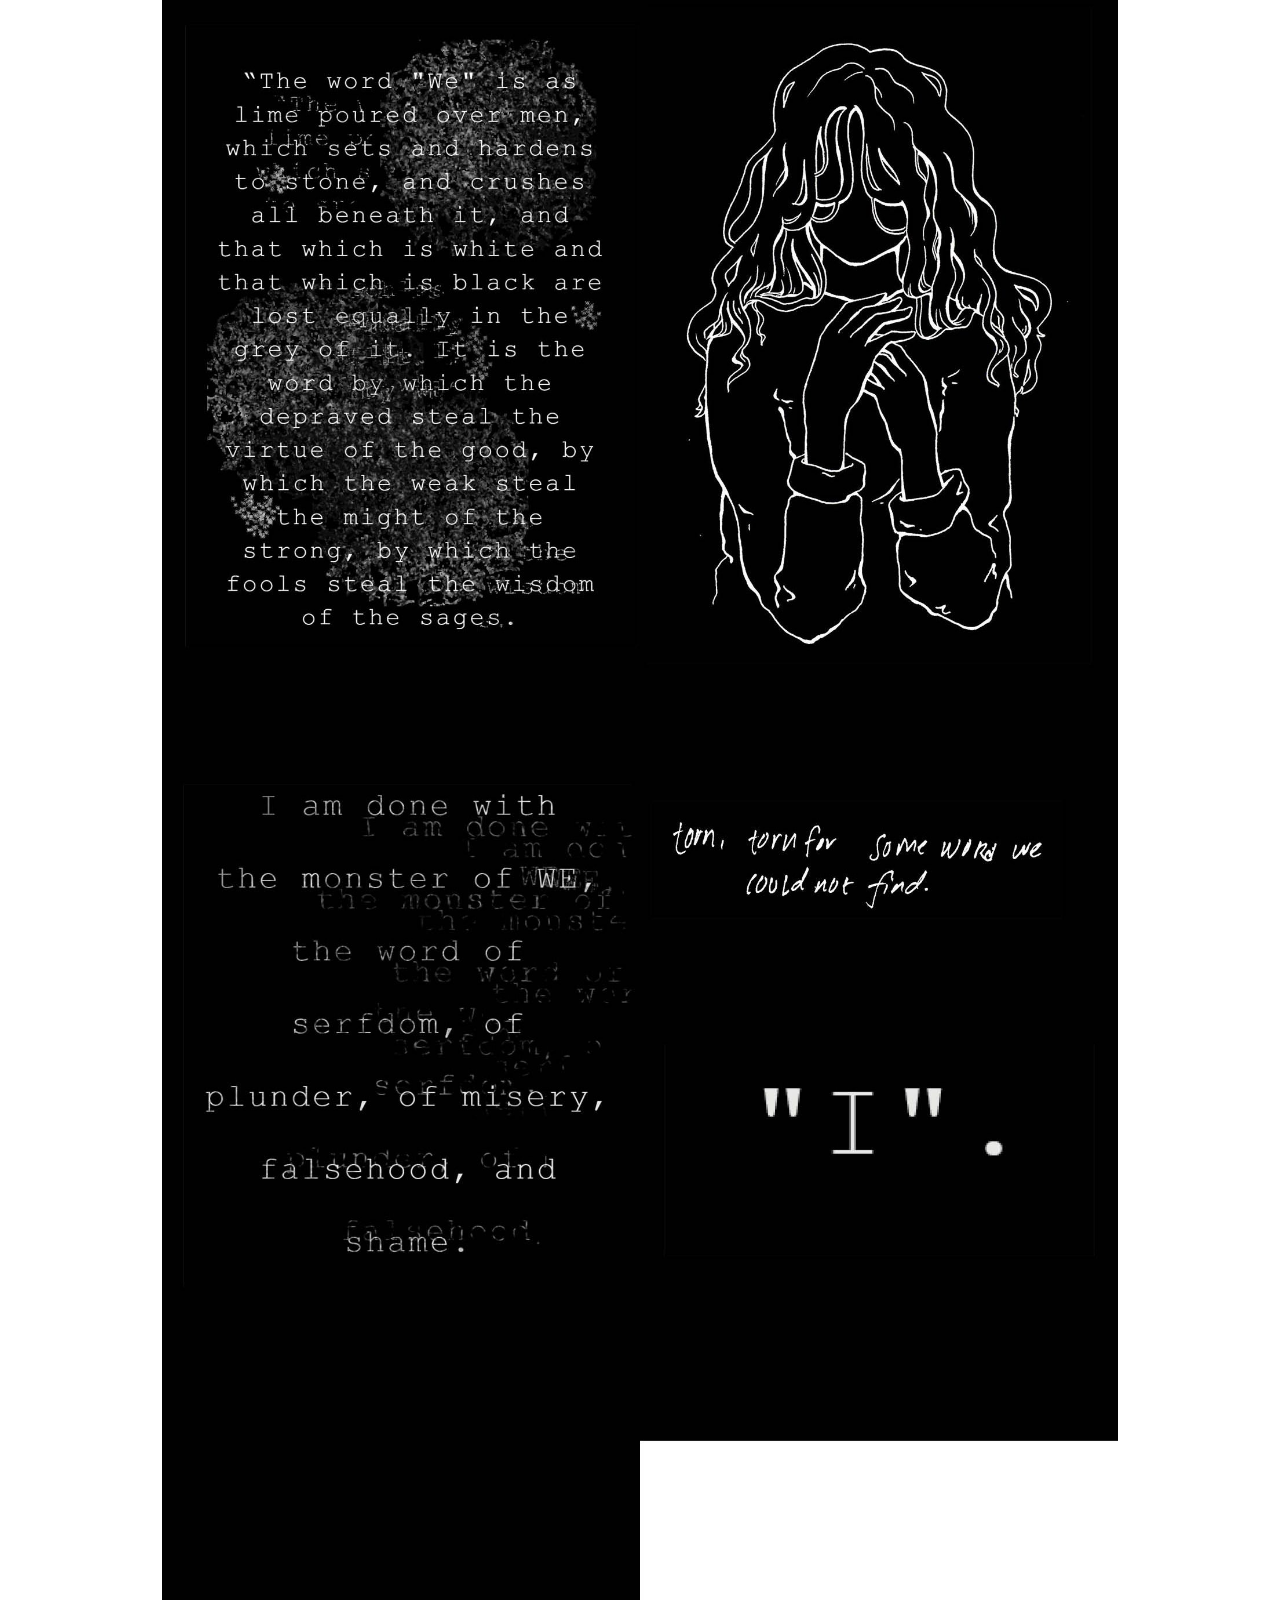
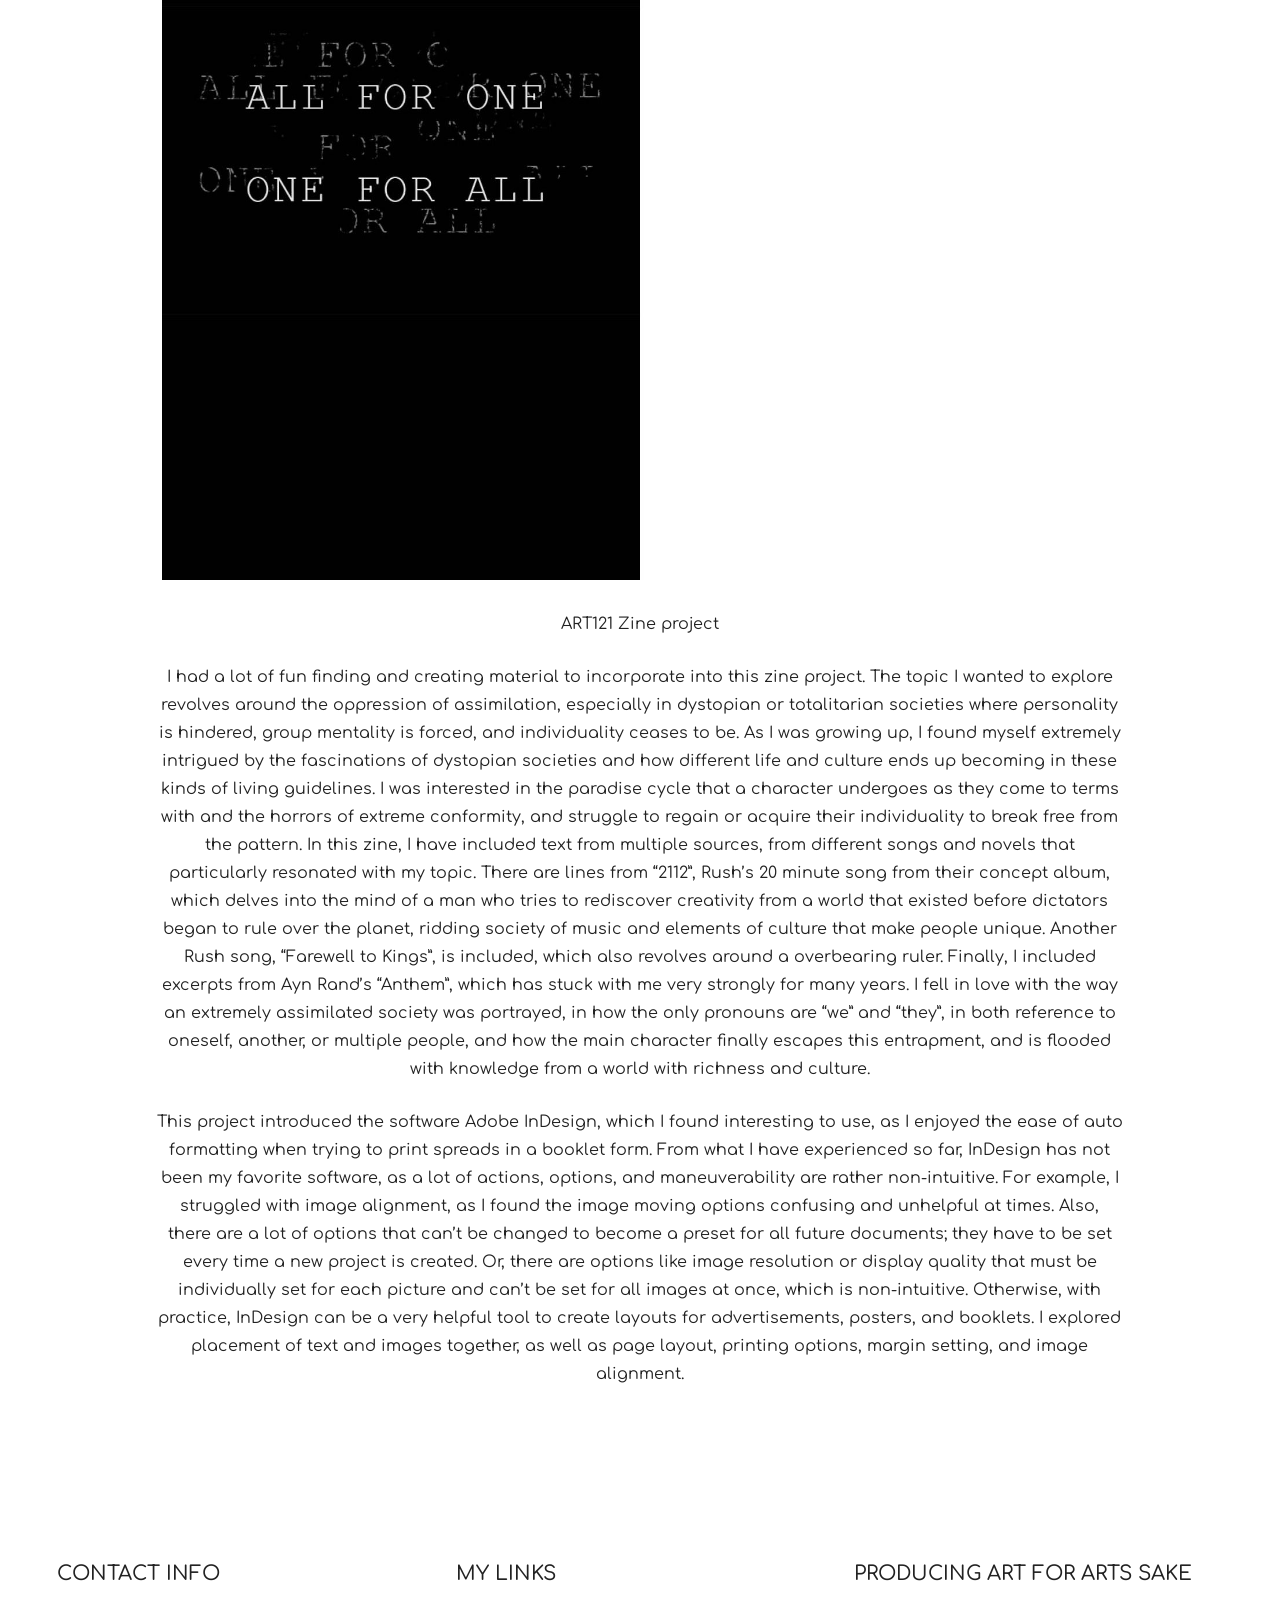
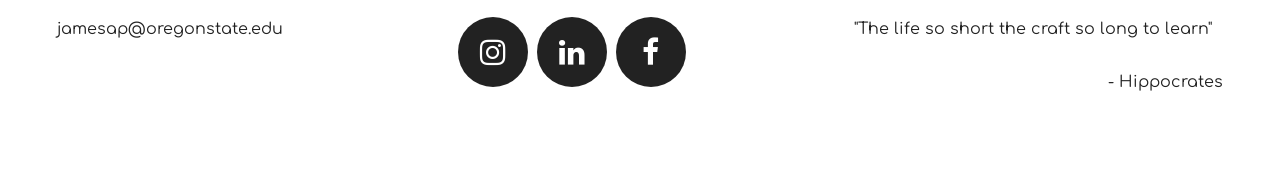
<file: art121/project4/index.html>
<!DOCTYPE html>
<html lang="en">
  <head>
    <meta charset="utf-8">
    <meta http-equiv="X-UA-Compatible" content="IE=edge">
    <meta name="viewport" content="width=device-width, initial-scale=1.0">
    <meta name="description" content="">
    <meta name="author" content="">
    <meta name="viewport" content="width=device-width, initial-scale=1">
    <link rel="shortcut icon" href="../../assets/img/bunny.ico" />

    <title>April's Canvas</title>

    <!-- Bootstrap core CSS -->
    <link href="../../assets/css/bootstrap.css" rel="stylesheet">
  
    <!-- Add icon library -->
		<link rel="stylesheet" href="https://cdnjs.cloudflare.com/ajax/libs/font-awesome/4.7.0/css/font-awesome.min.css">

    <!-- Custom styles for this template -->
    <link href="../../assets/css/main.css" rel="stylesheet">

    <script src="https://code.jquery.com/jquery-1.10.2.min.js"></script>
    <script src="../../assets/js/hover.zoom.js"></script>
    <script src="../../assets/js/hover.zoom.conf.js"></script>

    <!-- HTML5 shim and Respond.js IE8 support of HTML5 elements and media queries -->
    <!--[if lt IE 9]>
      <script src="https://oss.maxcdn.com/libs/html5shiv/3.7.0/html5shiv.js"></script>
      <script src="https://oss.maxcdn.com/libs/respond.js/1.3.0/respond.min.js"></script>
    <![endif]-->
  </head>

  <body>

    <!-- Static navbar -->
    <div class="navbar navbar-inverse navbar-static-top">
      <div class="container">
        <div class="navbar-header">
          <button type="button" class="navbar-toggle" data-toggle="collapse" data-target=".navbar-collapse">
            <span class="icon-bar"></span>
            <span class="icon-bar"></span>
            <span class="icon-bar"></span>
          </button>
          <a class="navbar-brand" href="../../index.html"><h5>APRIL JAMES <span class="sub-text">artist + graphic designer</span></h5></a>
        </div>
        <div class="navbar-collapse collapse">
          <ul class="nav navbar-nav navbar-right">
						<li><a href="../../index.html">Home</a></li>
						<li><a href="../../drawings/index.html">Drawings</a></li>
						<li><a href="../../paintings/index.html">Paintings</a></li>
            <li><a href="../../ceramics/index.html">Ceramics</a></li>
            <li><a class="active" href="../../art121/index.html">Art121</a></li>
            <li><a href="../../assets/pdf/JamesResume.pdf" target="_blank">Resume</a></li>
            <li><a href="../../about/index.html">About</a></li>
          </ul>
        </div><!--/.nav-collapse -->
      </div>
		</div>
	
	<!-- +++++ Projects Section +++++ -->
	
	<div class="container pt">
		<div class="row mt centered">	
			<div class="col-lg-10 col-lg-offset-1">
        <p><img class="img-responsive" src="img/zine_whole.jpeg" alt=""></p> <!-- Add Image to be Displayed Here -->
        <p>ART121 Zine project</p>
        <p>I had a lot of fun finding and creating material to incorporate into this zine project. The topic I wanted to explore revolves around the oppression of assimilation, especially in dystopian or totalitarian societies where personality is hindered, group mentality is forced, and individuality ceases to be. As I was growing up, I found myself extremely intrigued by the fascinations of dystopian societies and how different life and culture ends up becoming in these kinds of living guidelines. I was interested in the paradise cycle that a character undergoes as they come to terms with and the horrors of extreme conformity, and struggle to regain or acquire their individuality to break free from the pattern. In this zine, I have included text from multiple sources, from different songs and novels that particularly resonated with my topic. There are lines from “2112”, Rush’s 20 minute song from their concept album, which delves into the mind of a man who tries to rediscover creativity from a world that existed before dictators began to rule over the planet, ridding society of music and elements of culture that make people unique. Another Rush song, “Farewell to Kings”, is included, which also revolves around a overbearing ruler. Finally, I included excerpts from Ayn Rand’s “Anthem”, which has stuck with me very strongly for many years. I fell in love with the way an extremely assimilated society was portrayed, in how the only pronouns are “we” and “they”, in both reference to oneself, another, or multiple people, and how the main character finally escapes this entrapment, and is flooded with knowledge from a world with richness and culture.</p> 
        <p>This project introduced the software Adobe InDesign, which I found interesting to use, as I enjoyed the ease of auto formatting when trying to print spreads in a booklet form. From what I have experienced so far, InDesign has not been my favorite software, as a lot of actions, options, and maneuverability are rather non-intuitive. For example, I struggled with image alignment, as I found the image moving options confusing and unhelpful at times. Also, there are a lot of options that can’t be changed to become a preset for all future documents; they have to be set every time a new project is created. Or, there are options like image resolution or display quality that must be individually set for each picture and can’t be set for all images at once, which is non-intuitive. Otherwise, with practice, InDesign can be a very helpful tool to create layouts for advertisements, posters, and booklets. I explored placement of text and images together, as well as page layout, printing options, margin setting, and image alignment.</p> 
      </div>
		</div><!-- /row -->
	</div><!-- /container -->
	
	<!-- +++++ Footer Section +++++ -->
	
	<div id="footer">
			<div class="container">
				<div class="row">
					<div class="col-lg-4">
						<h4>Contact Info</h4>
						<p>
							jamesap@oregonstate.edu<br/>
							<br/>
						</p>
					</div><!-- /col-lg-4 -->
					
					<div class="col-lg-4">
						<h4>My Links</h4>
						<p>
                <a href="https://www.instagram.com/_artsy_eggo/?hl=en" class="fa fa-instagram"></a>
                <a href="#" class="fa fa-linkedin"></a>
                <a href="#" class="fa fa-facebook"></a>
						</p>
					</div><!-- /col-lg-4 -->
					
					<div class="col-lg-4">
						<h4>Producing Art for Arts Sake</h4>
						<p>"The life so short the craft so long to learn"</p>
						<p class="text-right">- Hippocrates</p>
					</div><!-- /col-lg-4 -->
				
				</div>
			
			</div>
		</div>
	
    <!-- Bootstrap core JavaScript
    ================================================== -->
    <!-- Placed at the end of the document so the pages load faster -->
    <script src="../../assets/js/bootstrap.min.js"></script>
  </body>
</html>
</file>
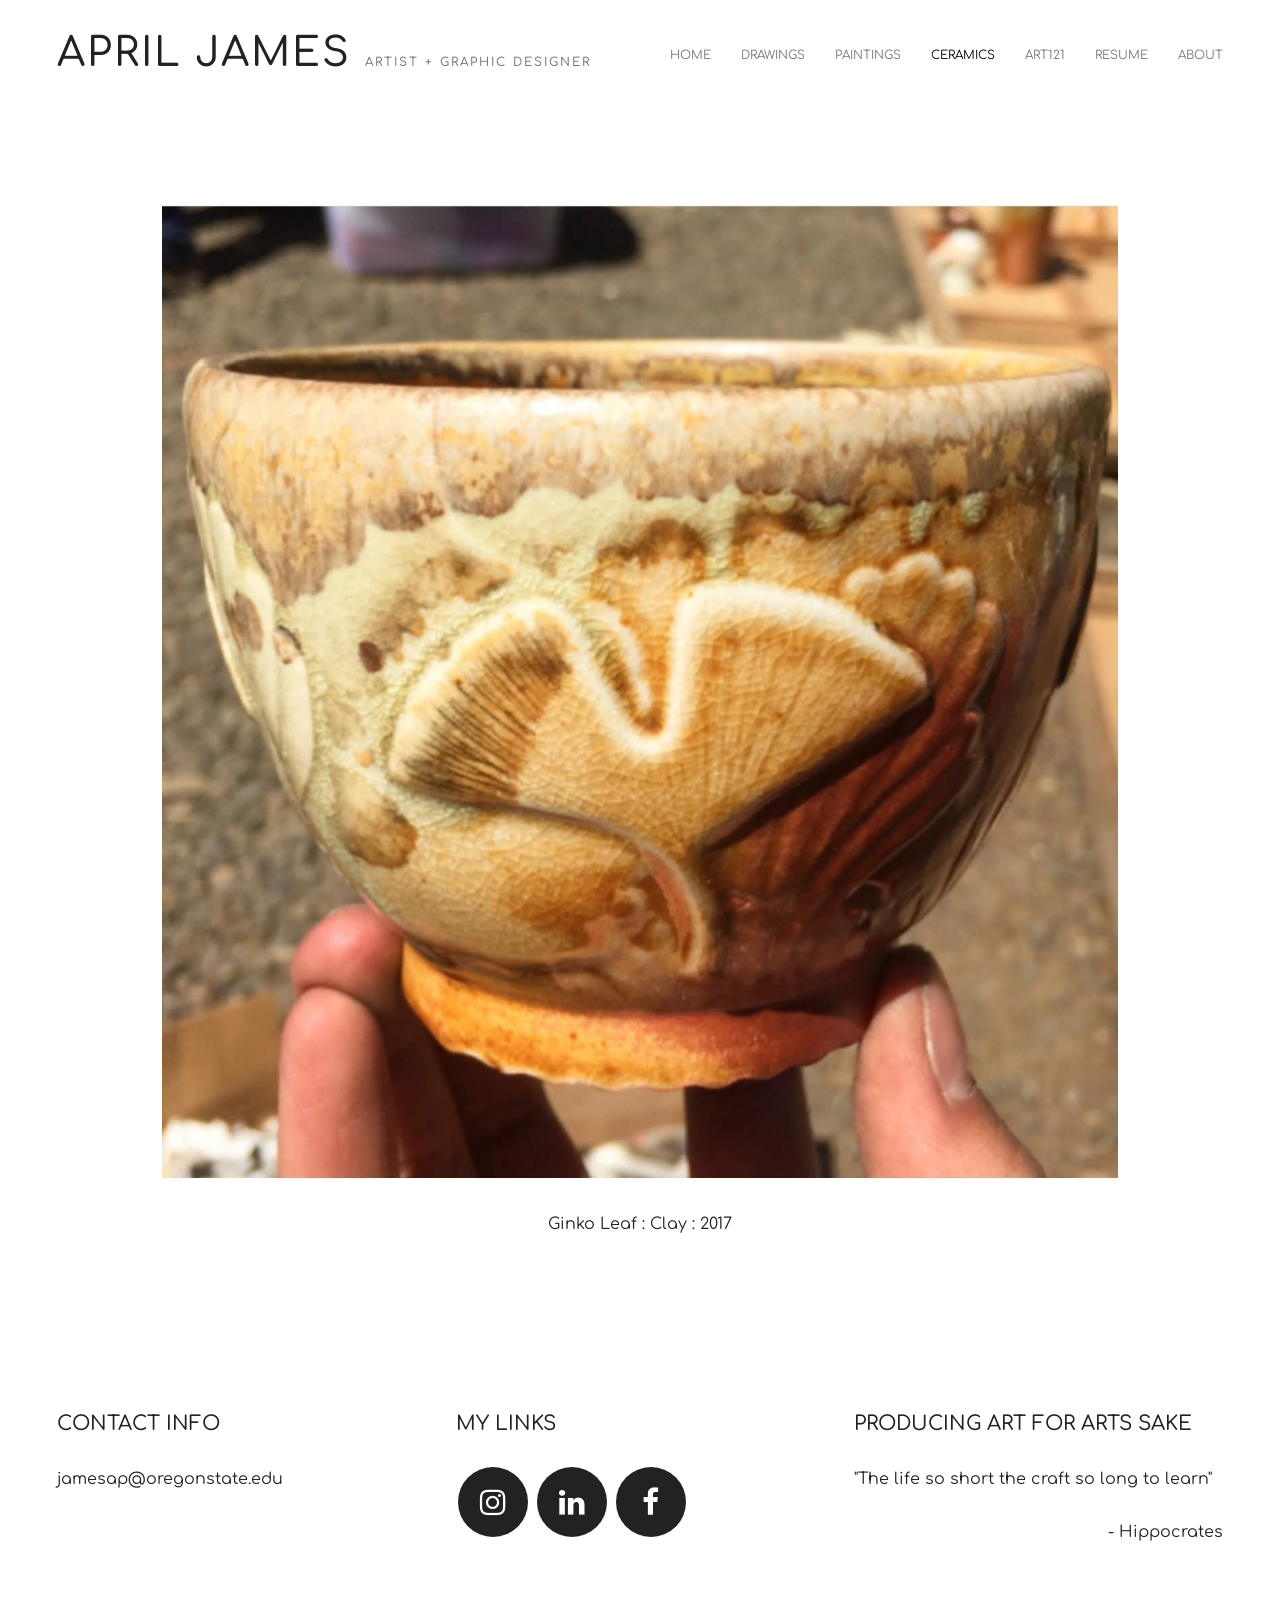
<file: ceramics/ginko/index.html>
<!DOCTYPE html>
<html lang="en">
  <head>
    <meta charset="utf-8">
    <meta http-equiv="X-UA-Compatible" content="IE=edge">
    <meta name="viewport" content="width=device-width, initial-scale=1.0">
    <meta name="description" content="">
    <meta name="author" content="">
    <meta name="viewport" content="width=device-width, initial-scale=1">
    <link rel="shortcut icon" href="../../assets/img/bunny.ico" />

    <title>April's Canvas</title>

    <!-- Bootstrap core CSS -->
    <link href="../../assets/css/bootstrap.css" rel="stylesheet">
  
    <!-- Add icon library -->
		<link rel="stylesheet" href="https://cdnjs.cloudflare.com/ajax/libs/font-awesome/4.7.0/css/font-awesome.min.css">

    <!-- Custom styles for this template -->
    <link href="../../assets/css/main.css" rel="stylesheet">

    <script src="https://code.jquery.com/jquery-1.10.2.min.js"></script>
    <script src="../../assets/js/hover.zoom.js"></script>
    <script src="../../assets/js/hover.zoom.conf.js"></script>

    <!-- HTML5 shim and Respond.js IE8 support of HTML5 elements and media queries -->
    <!--[if lt IE 9]>
      <script src="https://oss.maxcdn.com/libs/html5shiv/3.7.0/html5shiv.js"></script>
      <script src="https://oss.maxcdn.com/libs/respond.js/1.3.0/respond.min.js"></script>
    <![endif]-->
  </head>

  <body>

    <!-- Static navbar -->
    <div class="navbar navbar-inverse navbar-static-top">
      <div class="container">
        <div class="navbar-header">
          <button type="button" class="navbar-toggle" data-toggle="collapse" data-target=".navbar-collapse">
            <span class="icon-bar"></span>
            <span class="icon-bar"></span>
            <span class="icon-bar"></span>
          </button>
          <a class="navbar-brand" href="../../index.html"><h5>APRIL JAMES <span class="sub-text">artist + graphic designer</span></h5></a>
        </div>
        <div class="navbar-collapse collapse">
          <ul class="nav navbar-nav navbar-right">
						<li><a href="../../index.html">Home</a></li>
						<li><a href="../../drawings/index.html">Drawings</a></li>
						<li><a href="../../paintings/index.html">Paintings</a></li>
            <li><a class="active" href="../../ceramics/index.html">Ceramics</a></li>
            <li><a href="../../art121/index.html">Art121</a></li>
            <li><a href="../../assets/pdf/JamesResume.pdf" target="_blank">Resume</a></li>
            <li><a href="../../about/index.html">About</a></li>
          </ul>
        </div><!--/.nav-collapse -->
      </div>
		</div>
	
	<!-- +++++ Projects Section +++++ -->
	
	<div class="container pt">
		<div class="row mt centered">	
			<div class="col-lg-10 col-lg-offset-1">
        <p><img class="img-responsive" src="img/ginko.jpg" alt=""></p> <!-- Add Image to be Displayed Here -->
        <p>Ginko Leaf : Clay : 2017</p> <!-- Add Text Here -->
      </div>
		</div><!-- /row -->
	</div><!-- /container -->
	
	<!-- +++++ Footer Section +++++ -->
	
	<div id="footer">
			<div class="container">
				<div class="row">
					<div class="col-lg-4">
						<h4>Contact Info</h4>
						<p>
							jamesap@oregonstate.edu<br/>
							<br/>
						</p>
					</div><!-- /col-lg-4 -->
					
					<div class="col-lg-4">
						<h4>My Links</h4>
						<p>
                <a href="https://www.instagram.com/_artsy_eggo/?hl=en" class="fa fa-instagram"></a>
                <a href="#" class="fa fa-linkedin"></a>
                <a href="#" class="fa fa-facebook"></a>
						</p>
					</div><!-- /col-lg-4 -->
					
					<div class="col-lg-4">
						<h4>Producing Art for Arts Sake</h4>
						<p>"The life so short the craft so long to learn"</p>
						<p class="text-right">- Hippocrates</p>
					</div><!-- /col-lg-4 -->
				
				</div>
			
			</div>
		</div>
	
    <!-- Bootstrap core JavaScript
    ================================================== -->
    <!-- Placed at the end of the document so the pages load faster -->
    <script src="../../assets/js/bootstrap.min.js"></script>
  </body>
</html>
</file>
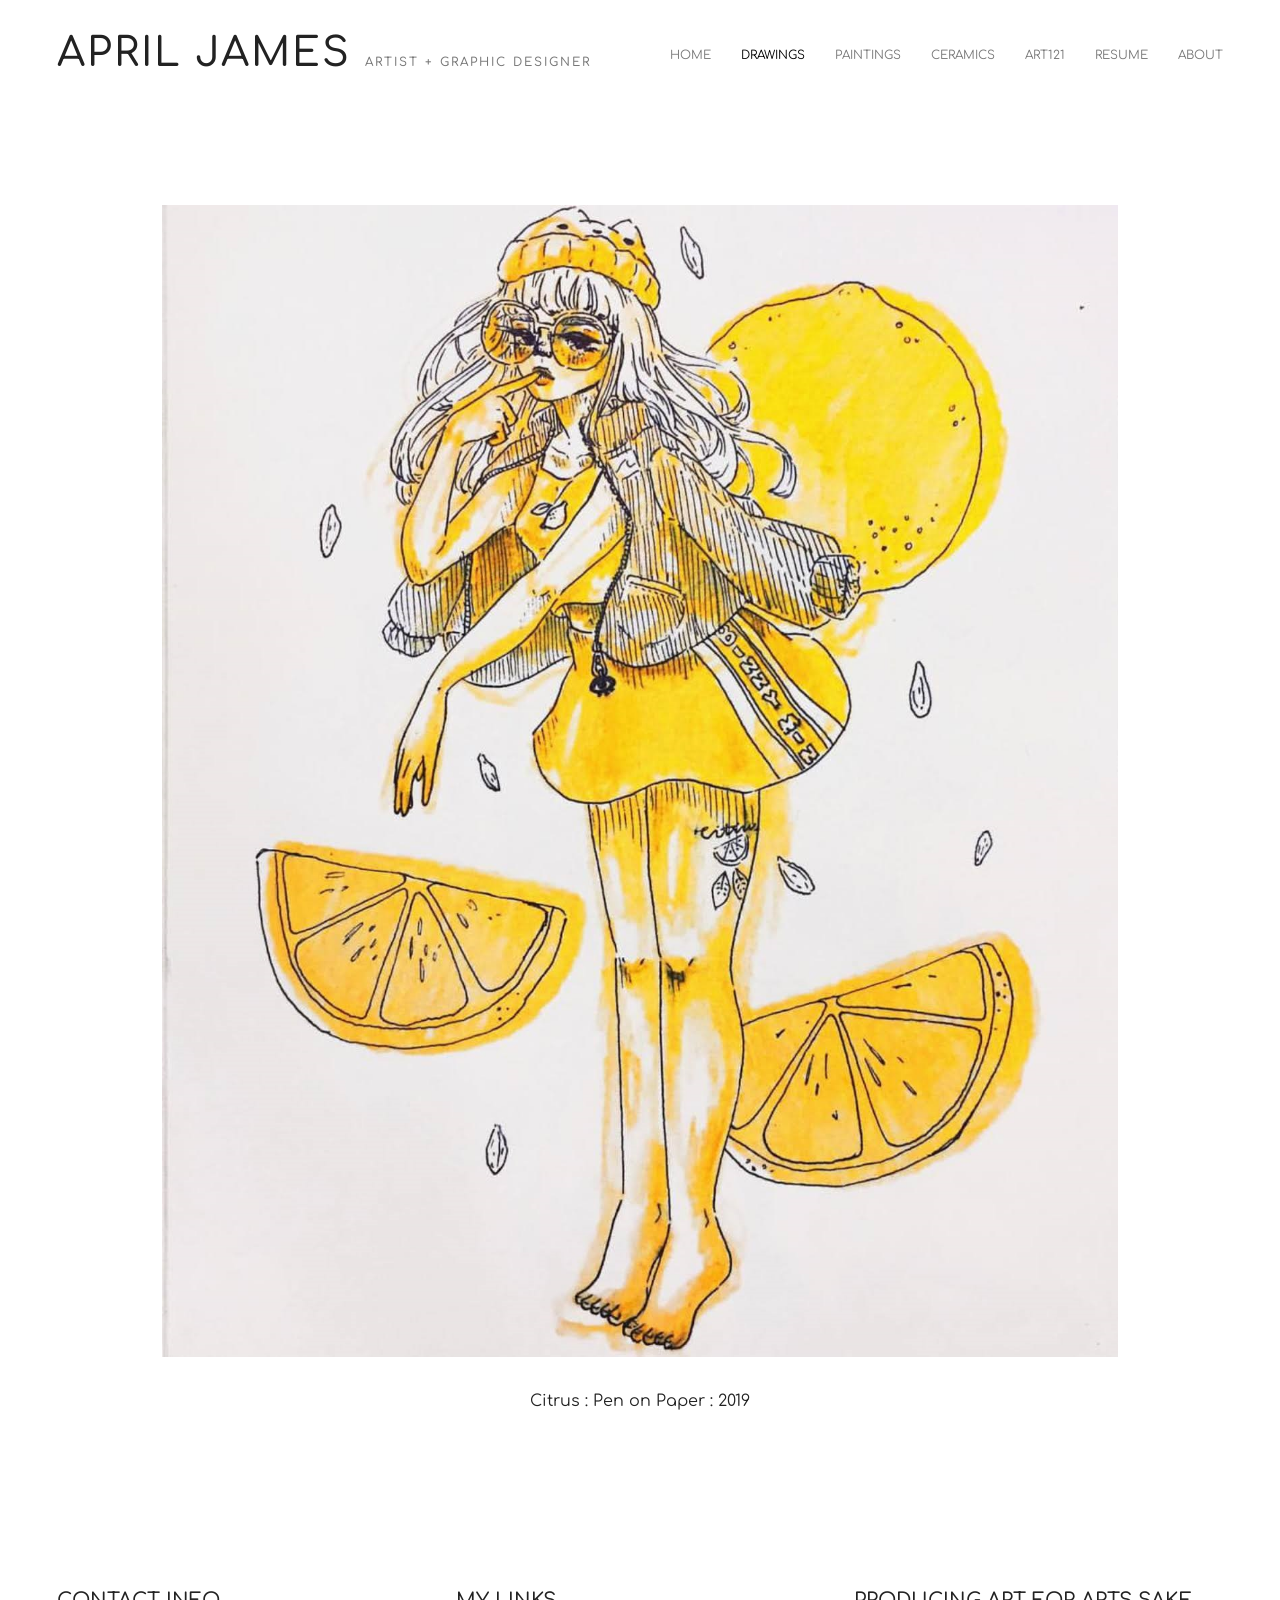
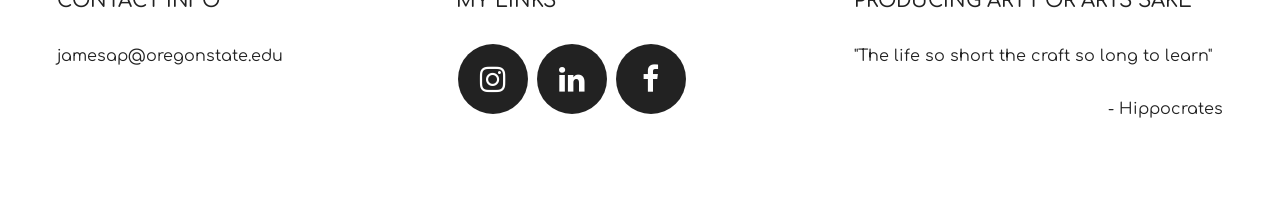
<file: drawings/citrus/index.html>
<!DOCTYPE html>
<html lang="en">
  <head>
    <meta charset="utf-8">
    <meta http-equiv="X-UA-Compatible" content="IE=edge">
    <meta name="viewport" content="width=device-width, initial-scale=1.0">
    <meta name="description" content="">
    <meta name="author" content="">
    <meta name="viewport" content="width=device-width, initial-scale=1">
    <link rel="shortcut icon" href="../../assets/img/bunny.ico" />

    <title>April's Canvas</title>

    <!-- Bootstrap core CSS -->
    <link href="../../assets/css/bootstrap.css" rel="stylesheet">
  
    <!-- Add icon library -->
		<link rel="stylesheet" href="https://cdnjs.cloudflare.com/ajax/libs/font-awesome/4.7.0/css/font-awesome.min.css">

    <!-- Custom styles for this template -->
    <link href="../../assets/css/main.css" rel="stylesheet">

    <script src="https://code.jquery.com/jquery-1.10.2.min.js"></script>
    <script src="../../assets/js/hover.zoom.js"></script>
    <script src="../../assets/js/hover.zoom.conf.js"></script>

    <!-- HTML5 shim and Respond.js IE8 support of HTML5 elements and media queries -->
    <!--[if lt IE 9]>
      <script src="https://oss.maxcdn.com/libs/html5shiv/3.7.0/html5shiv.js"></script>
      <script src="https://oss.maxcdn.com/libs/respond.js/1.3.0/respond.min.js"></script>
    <![endif]-->
  </head>

  <body>

    <!-- Static navbar -->
    <div class="navbar navbar-inverse navbar-static-top">
      <div class="container">
        <div class="navbar-header">
          <button type="button" class="navbar-toggle" data-toggle="collapse" data-target=".navbar-collapse">
            <span class="icon-bar"></span>
            <span class="icon-bar"></span>
            <span class="icon-bar"></span>
          </button>
          <a class="navbar-brand" href="../../index.html"><h5>APRIL JAMES <span class="sub-text">artist + graphic designer</span></h5></a>
        </div>
        <div class="navbar-collapse collapse">
          <ul class="nav navbar-nav navbar-right">
						<li><a href="../../index.html">Home</a></li>
						<li><a class="active" href="../../drawings/index.html">Drawings</a></li>
						<li><a href="../../paintings/index.html">Paintings</a></li>
            <li><a href="../../ceramics/index.html">Ceramics</a></li>
            <li><a href="../../art121/index.html">Art121</a></li>
            <li><a href="../../assets/pdf/JamesResume.pdf" target="_blank">Resume</a></li>
            <li><a href="../../about/index.html">About</a></li>
          </ul>
        </div><!--/.nav-collapse -->
      </div>
		</div>
	
	<!-- +++++ Projects Section +++++ -->
	
	<div class="container pt">
		<div class="row mt centered">	
			<div class="col-lg-10 col-lg-offset-1">
        <p><img class="img-responsive" src="img/citrus.jpg" alt=""></p> <!-- Add Image to be Displayed Here -->
        <p>Citrus : Pen on Paper : 2019</p> <!-- Add Text Here -->
      </div>
		</div><!-- /row -->
	</div><!-- /container -->
	
	<!-- +++++ Footer Section +++++ -->
	
	<div id="footer">
			<div class="container">
				<div class="row">
					<div class="col-lg-4">
						<h4>Contact Info</h4>
						<p>
							jamesap@oregonstate.edu<br/>
							<br/>
						</p>
					</div><!-- /col-lg-4 -->
					
					<div class="col-lg-4">
						<h4>My Links</h4>
						<p>
                <a href="https://www.instagram.com/_artsy_eggo/?hl=en" class="fa fa-instagram"></a>
                <a href="#" class="fa fa-linkedin"></a>
                <a href="#" class="fa fa-facebook"></a>
						</p>
					</div><!-- /col-lg-4 -->
					
					<div class="col-lg-4">
						<h4>Producing Art for Arts Sake</h4>
						<p>"The life so short the craft so long to learn"</p>
						<p class="text-right">- Hippocrates</p>
					</div><!-- /col-lg-4 -->
				
				</div>
			
			</div>
		</div>
	
    <!-- Bootstrap core JavaScript
    ================================================== -->
    <!-- Placed at the end of the document so the pages load faster -->
    <script src="../../assets/js/bootstrap.min.js"></script>
  </body>
</html>
</file>
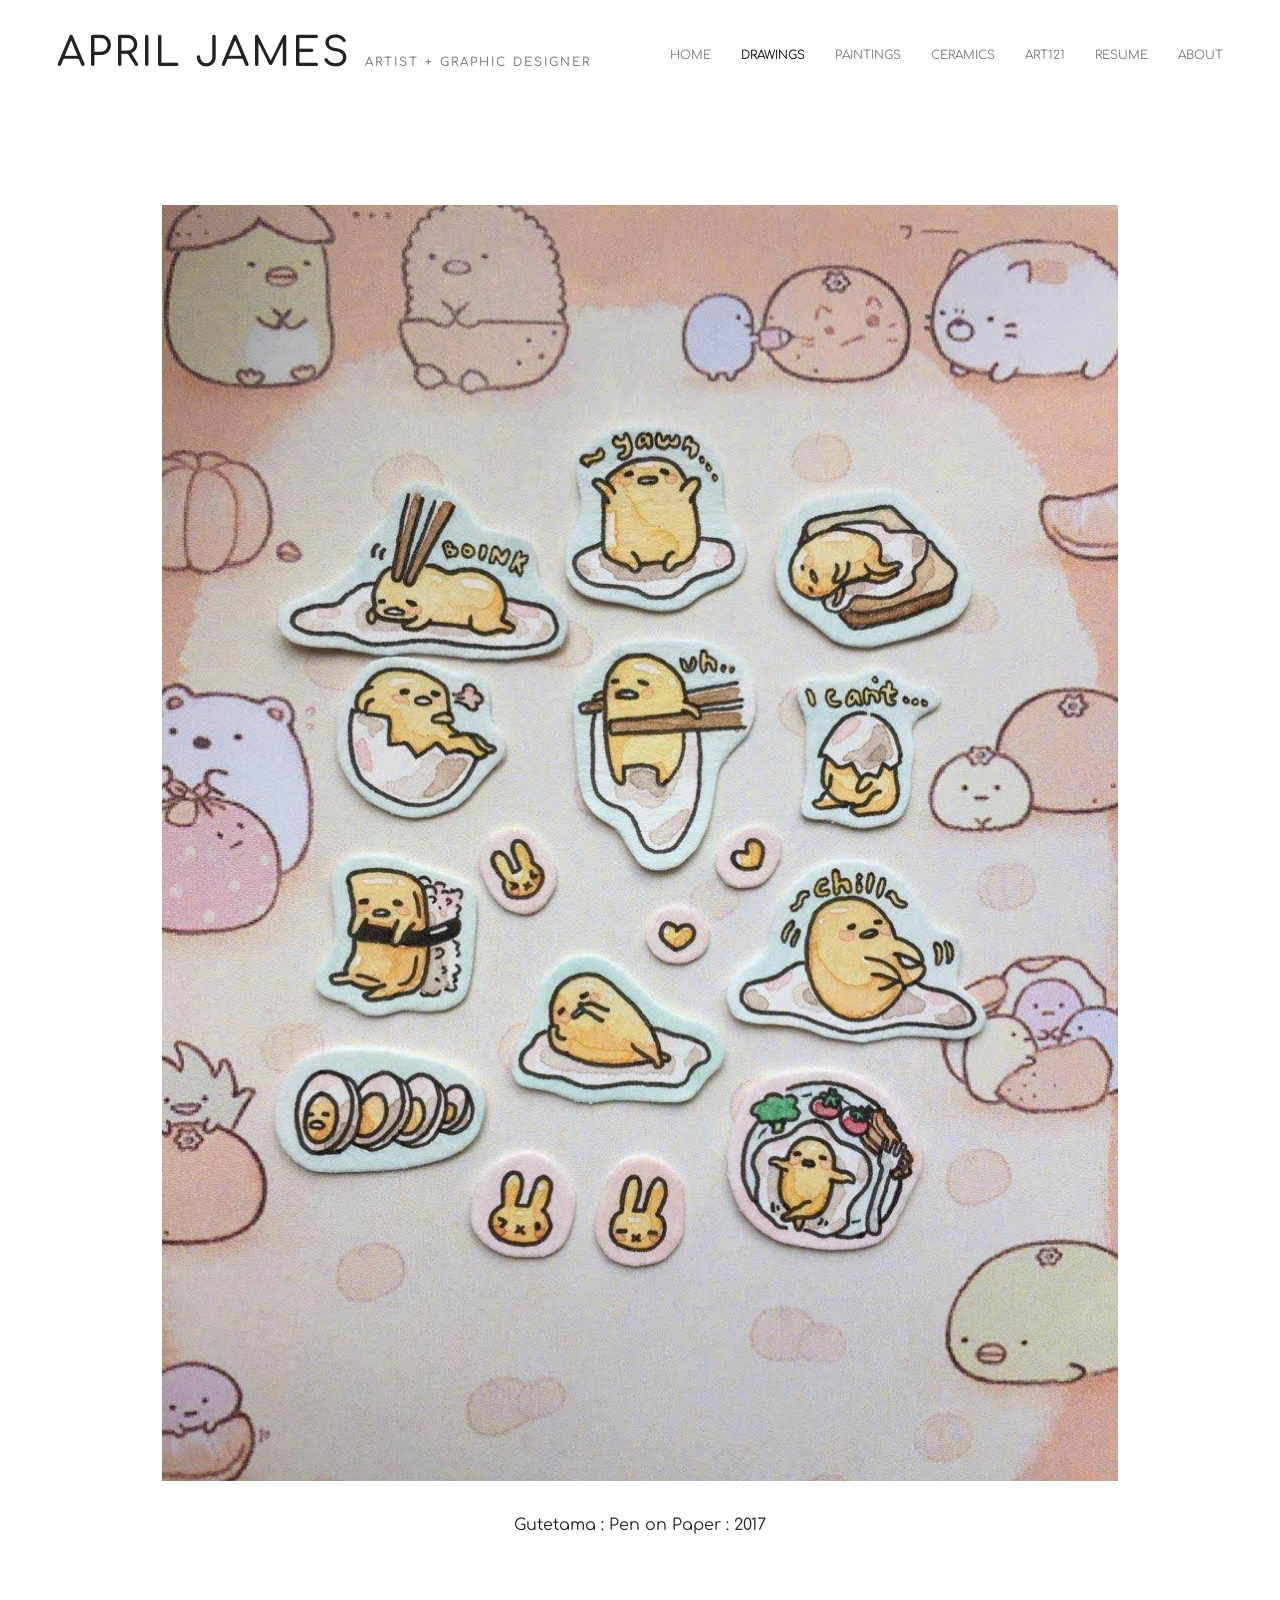
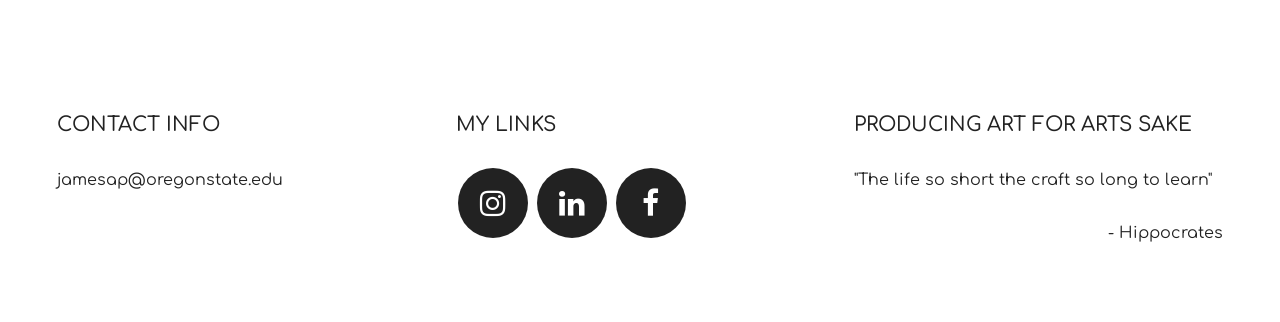
<file: drawings/egg/index.html>
<!DOCTYPE html>
<html lang="en">
  <head>
    <meta charset="utf-8">
    <meta http-equiv="X-UA-Compatible" content="IE=edge">
    <meta name="viewport" content="width=device-width, initial-scale=1.0">
    <meta name="description" content="">
    <meta name="author" content="">
    <meta name="viewport" content="width=device-width, initial-scale=1">
    <link rel="shortcut icon" href="../../assets/img/bunny.ico" />

    <title>April's Canvas</title>

    <!-- Bootstrap core CSS -->
    <link href="../../assets/css/bootstrap.css" rel="stylesheet">
	
    <!-- Add icon library -->
    <link rel="stylesheet" href="https://cdnjs.cloudflare.com/ajax/libs/font-awesome/4.7.0/css/font-awesome.min.css">
    
    <!-- Custom styles for this template -->
    <link href="../../assets/css/main.css" rel="stylesheet">

    <script src="https://code.jquery.com/jquery-1.10.2.min.js"></script>
    <script src="../../assets/js/hover.zoom.js"></script>
    <script src="../../assets/js/hover.zoom.conf.js"></script>

    <!-- HTML5 shim and Respond.js IE8 support of HTML5 elements and media queries -->
    <!--[if lt IE 9]>
      <script src="https://oss.maxcdn.com/libs/html5shiv/3.7.0/html5shiv.js"></script>
      <script src="https://oss.maxcdn.com/libs/respond.js/1.3.0/respond.min.js"></script>
    <![endif]-->
  </head>

  <body>

    <!-- Static navbar -->
    <div class="navbar navbar-inverse navbar-static-top">
      <div class="container">
        <div class="navbar-header">
          <button type="button" class="navbar-toggle" data-toggle="collapse" data-target=".navbar-collapse">
            <span class="icon-bar"></span>
            <span class="icon-bar"></span>
            <span class="icon-bar"></span>
          </button>
          <a class="navbar-brand" href="../../index.html"><h5>APRIL JAMES <span class="sub-text">artist + graphic designer</span></h5></a>
        </div>
        <div class="navbar-collapse collapse">
          <ul class="nav navbar-nav navbar-right">
						<li><a href="../../index.html">Home</a></li>
						<li><a class="active" href="../../drawings/index.html">Drawings</a></li>
						<li><a href="../../paintings/index.html">Paintings</a></li>
            <li><a href="../../ceramics/index.html">Ceramics</a></li>
            <li><a href="../../art121/index.html">Art121</a></li>
            <li><a href="../../assets/pdf/JamesResume.pdf" target="_blank">Resume</a></li>
            <li><a href="../../about/index.html">About</a></li>
          </ul>
        </div><!--/.nav-collapse -->
      </div>
		</div>
	
	<!-- +++++ Projects Section +++++ -->
	
	<div class="container pt">
		<div class="row mt centered">	
			<div class="col-lg-10 col-lg-offset-1">
        <p><img class="img-responsive" src="img/egg.jpg" alt=""></p>
        <p>Gutetama : Pen on Paper : 2017</p>
      </div>
		</div><!-- /row -->
	</div><!-- /container -->
	
	<!-- +++++ Footer Section +++++ -->
	
	<div id="footer">
			<div class="container">
				<div class="row">
					<div class="col-lg-4">
						<h4>Contact Info</h4>
						<p>
							jamesap@oregonstate.edu<br/>
							<br/>
						</p>
					</div><!-- /col-lg-4 -->
					
					<div class="col-lg-4">
						<h4>My Links</h4>
						<p>
                <a href="https://www.instagram.com/_artsy_eggo/?hl=en" class="fa fa-instagram"></a>
                <a href="#" class="fa fa-linkedin"></a>
                <a href="#" class="fa fa-facebook"></a>
						</p>
					</div><!-- /col-lg-4 -->
					
					<div class="col-lg-4">
						<h4>Producing Art for Arts Sake</h4>
						<p>"The life so short the craft so long to learn"</p>
						<p class="text-right">- Hippocrates</p>
					</div><!-- /col-lg-4 -->
				
				</div>
			
			</div>
		</div>
	
    <!-- Bootstrap core JavaScript
    ================================================== -->
    <!-- Placed at the end of the document so the pages load faster -->
    <script src="../../assets/js/bootstrap.min.js"></script>
  </body>
</html>
</file>
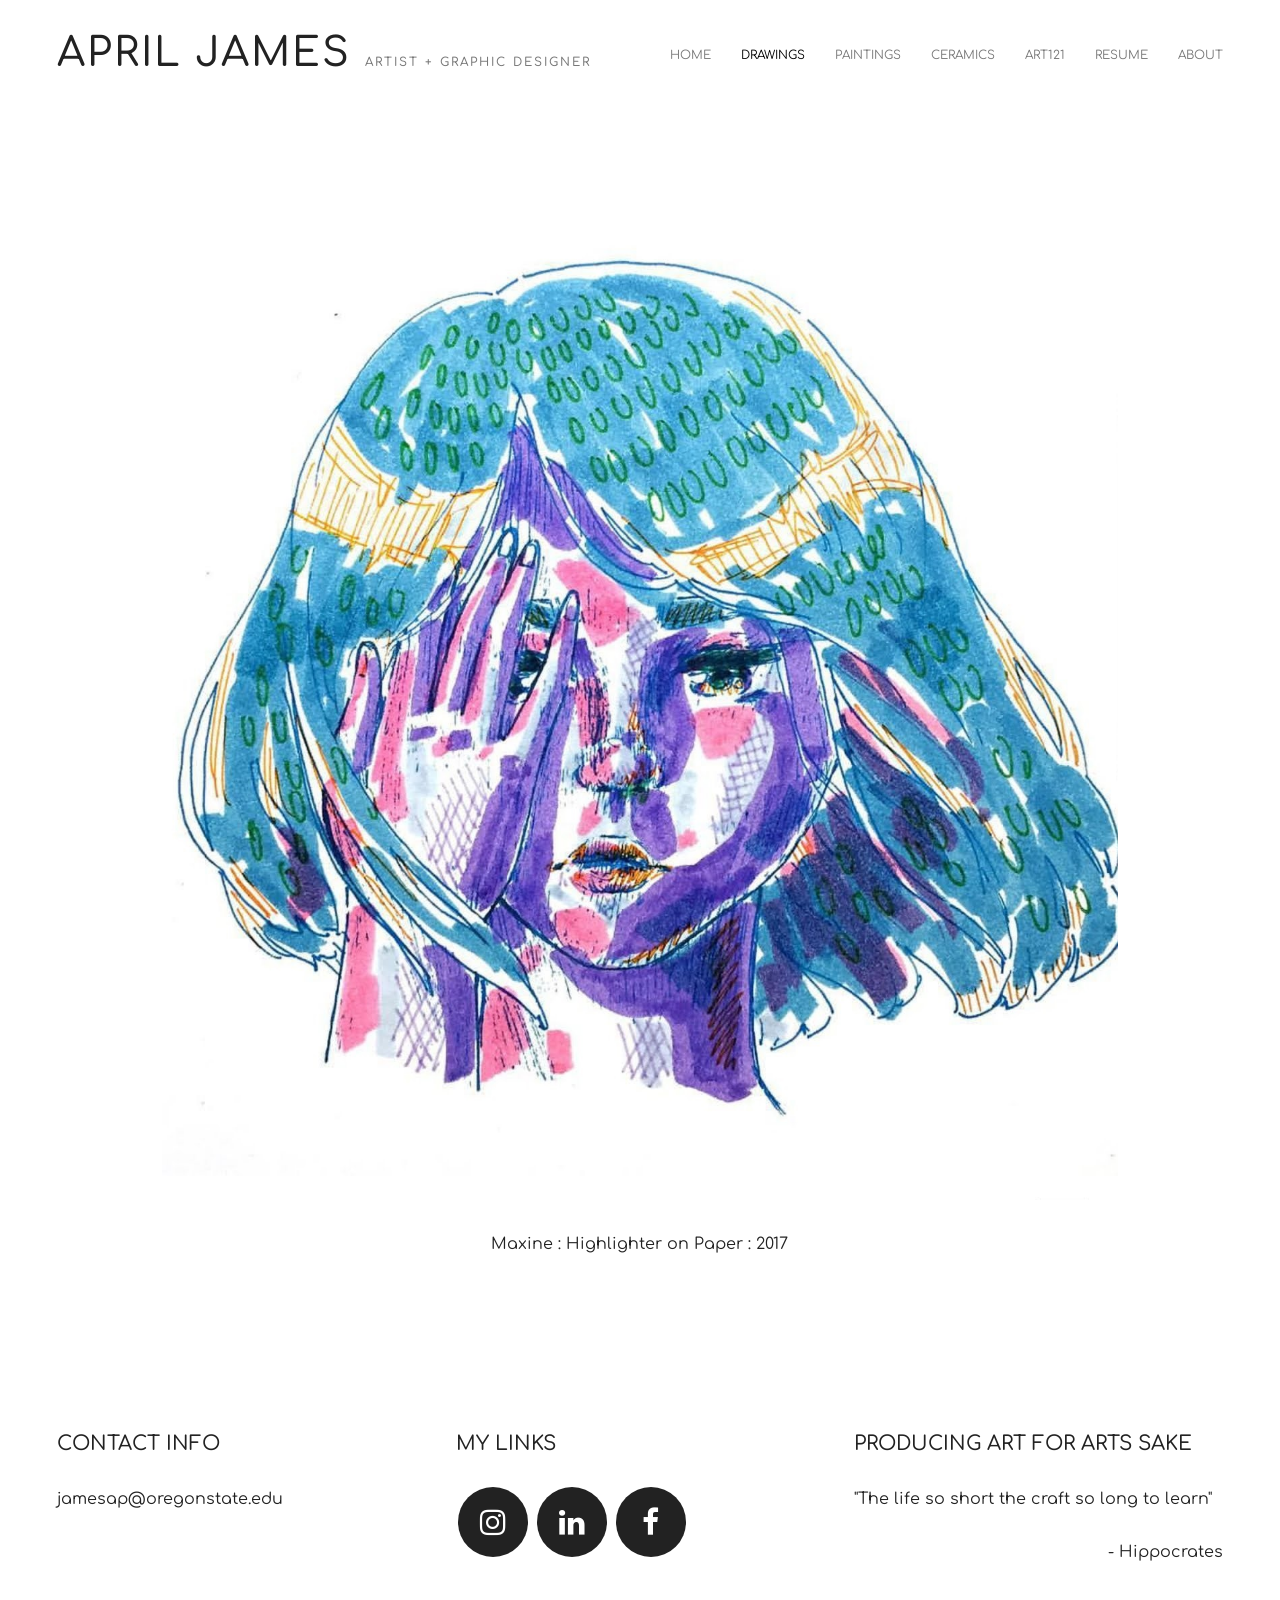
<file: drawings/max/index.html>
<!DOCTYPE html>
<html lang="en">
  <head>
    <meta charset="utf-8">
    <meta http-equiv="X-UA-Compatible" content="IE=edge">
    <meta name="viewport" content="width=device-width, initial-scale=1.0">
    <meta name="description" content="">
    <meta name="author" content="">
    <meta name="viewport" content="width=device-width, initial-scale=1">
    <link rel="shortcut icon" href="../../assets/img/bunny.ico" />

    <title>April's Canvas</title>

    <!-- Bootstrap core CSS -->
    <link href="../../assets/css/bootstrap.css" rel="stylesheet">
	
    <!-- Add icon library -->
		<link rel="stylesheet" href="https://cdnjs.cloudflare.com/ajax/libs/font-awesome/4.7.0/css/font-awesome.min.css">

    <!-- Custom styles for this template -->
    <link href="../../assets/css/main.css" rel="stylesheet">

    <script src="https://code.jquery.com/jquery-1.10.2.min.js"></script>
    <script src="../../assets/js/hover.zoom.js"></script>
    <script src="../../assets/js/hover.zoom.conf.js"></script>

    <!-- HTML5 shim and Respond.js IE8 support of HTML5 elements and media queries -->
    <!--[if lt IE 9]>
      <script src="https://oss.maxcdn.com/libs/html5shiv/3.7.0/html5shiv.js"></script>
      <script src="https://oss.maxcdn.com/libs/respond.js/1.3.0/respond.min.js"></script>
    <![endif]-->
  </head>

  <body>

    <!-- Static navbar -->
    <div class="navbar navbar-inverse navbar-static-top">
      <div class="container">
        <div class="navbar-header">
          <button type="button" class="navbar-toggle" data-toggle="collapse" data-target=".navbar-collapse">
            <span class="icon-bar"></span>
            <span class="icon-bar"></span>
            <span class="icon-bar"></span>
          </button>
          <a class="navbar-brand" href="../../index.html"><h5>APRIL JAMES <span class="sub-text">artist + graphic designer</span></h5></a>
        </div>
        <div class="navbar-collapse collapse">
          <ul class="nav navbar-nav navbar-right">
						<li><a href="../../index.html">Home</a></li>
						<li><a class="active" href="../../drawings/index.html">Drawings</a></li>
						<li><a href="../../paintings/index.html">Paintings</a></li>
            <li><a href="../../ceramics/index.html">Ceramics</a></li>
            <li><a href="../../art121/index.html">Art121</a></li>
            <li><a href="../../assets/pdf/JamesResume.pdf" target="_blank">Resume</a></li>
            <li><a href="../../about/index.html">About</a></li>
          </ul>
        </div><!--/.nav-collapse -->
      </div>
		</div>
	
	<!-- +++++ Projects Section +++++ -->
	
	<div class="container pt">
		<div class="row mt centered">	
			<div class="col-lg-10 col-lg-offset-1">
        <p><img class="img-responsive" src="img/max.jpg" alt=""></p>
        <p>Maxine : Highlighter on Paper : 2017</p>
      </div>
		</div><!-- /row -->
	</div><!-- /container -->
	
	<!-- +++++ Footer Section +++++ -->
	
	<div id="footer">
			<div class="container">
				<div class="row">
					<div class="col-lg-4">
						<h4>Contact Info</h4>
						<p>
							jamesap@oregonstate.edu<br/>
							<br/>
						</p>
					</div><!-- /col-lg-4 -->
					
					<div class="col-lg-4">
						<h4>My Links</h4>
						<p>
                <a href="https://www.instagram.com/_artsy_eggo/?hl=en" class="fa fa-instagram"></a>
                <a href="#" class="fa fa-linkedin"></a>
                <a href="#" class="fa fa-facebook"></a>
						</p>
					</div><!-- /col-lg-4 -->
					
					<div class="col-lg-4">
						<h4>Producing Art for Arts Sake</h4>
						<p>"The life so short the craft so long to learn"</p>
						<p class="text-right">- Hippocrates</p>
					</div><!-- /col-lg-4 -->
				
				</div>
			
			</div>
		</div>
	
    <!-- Bootstrap core JavaScript
    ================================================== -->
    <!-- Placed at the end of the document so the pages load faster -->
    <script src="../../assets/js/bootstrap.min.js"></script>
  </body>
</html>
</file>
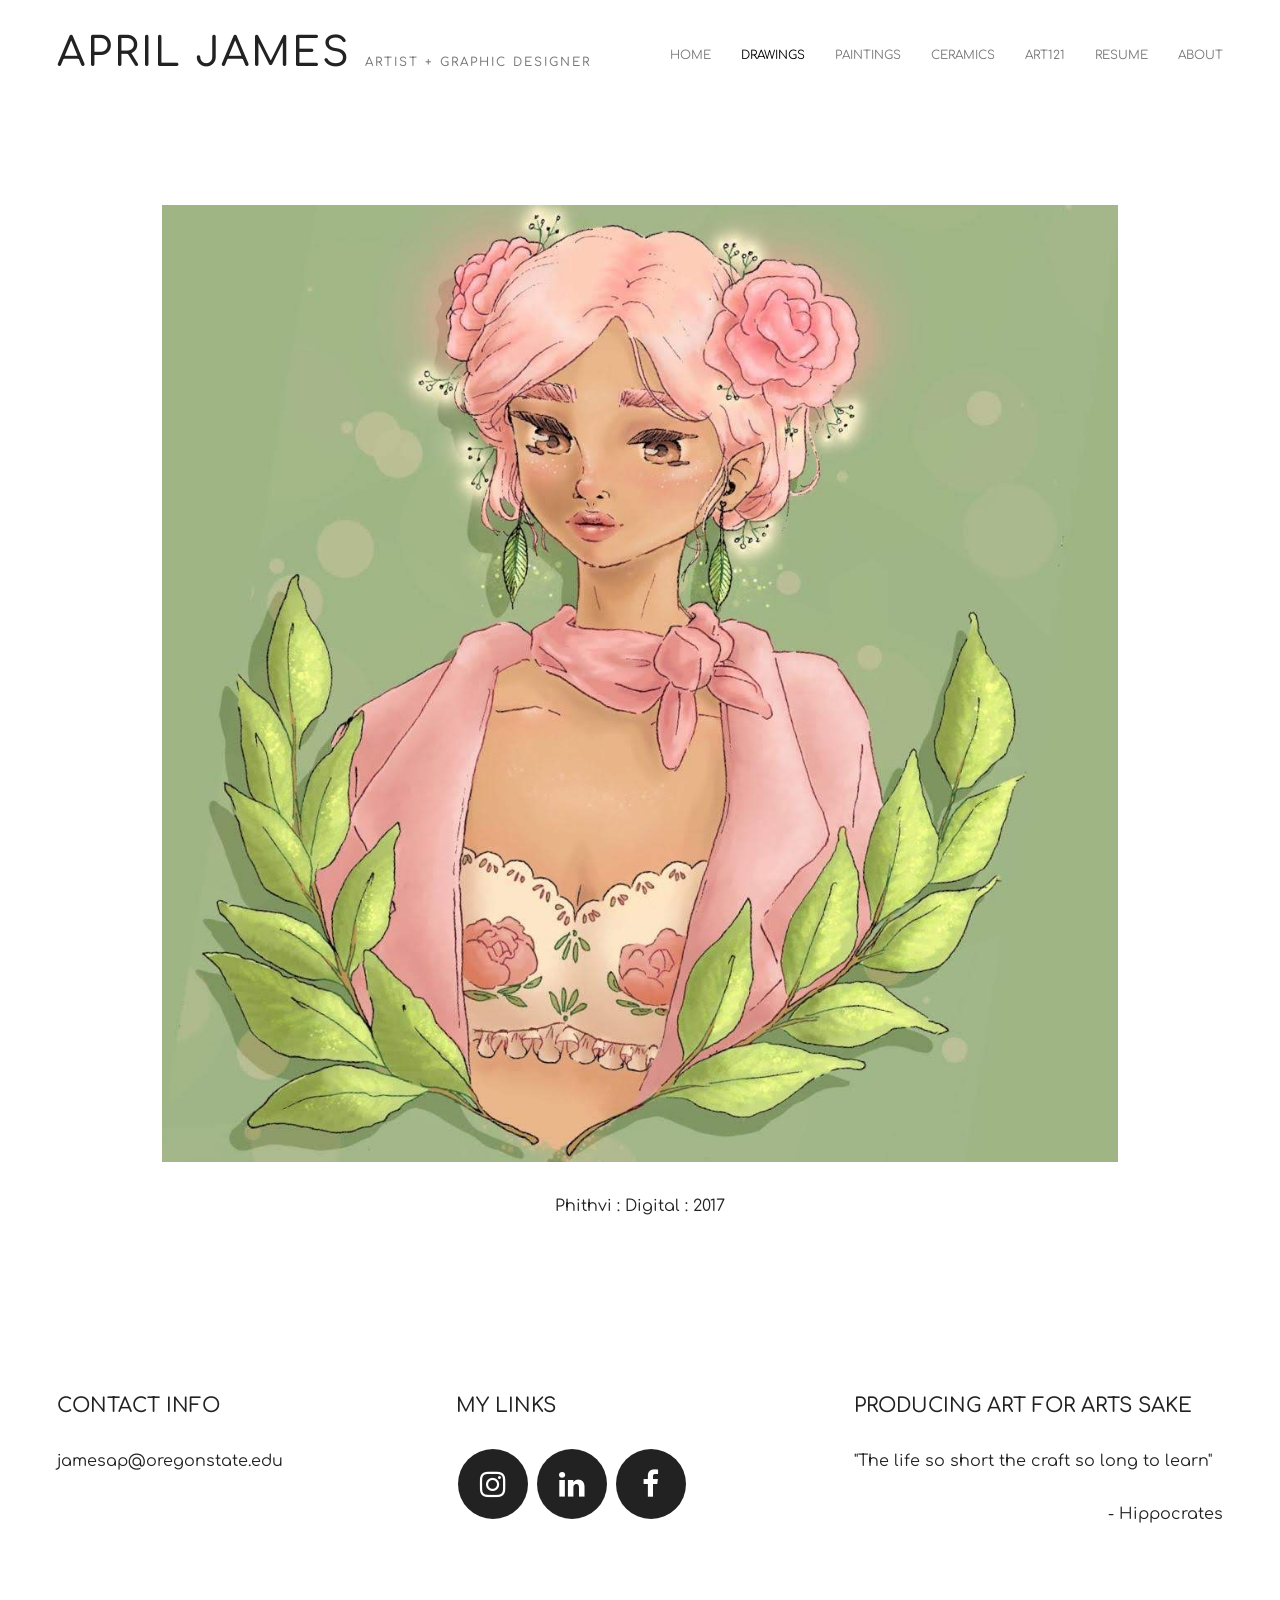
<file: drawings/prithvi/index.html>
<!DOCTYPE html>
<html lang="en">
  <head>
    <meta charset="utf-8">
    <meta http-equiv="X-UA-Compatible" content="IE=edge">
    <meta name="viewport" content="width=device-width, initial-scale=1.0">
    <meta name="description" content="">
    <meta name="author" content="">
    <meta name="viewport" content="width=device-width, initial-scale=1">
    <link rel="shortcut icon" href="../../assets/img/bunny.ico" />

    <title>April's Canvas</title>

    <!-- Bootstrap core CSS -->
    <link href="../../assets/css/bootstrap.css" rel="stylesheet">
	
    <!-- Add icon library -->
		<link rel="stylesheet" href="https://cdnjs.cloudflare.com/ajax/libs/font-awesome/4.7.0/css/font-awesome.min.css">

    <!-- Custom styles for this template -->
    <link href="../../assets/css/main.css" rel="stylesheet">

    <script src="https://code.jquery.com/jquery-1.10.2.min.js"></script>
    <script src="../../assets/js/hover.zoom.js"></script>
    <script src="../../assets/js/hover.zoom.conf.js"></script>

    <!-- HTML5 shim and Respond.js IE8 support of HTML5 elements and media queries -->
    <!--[if lt IE 9]>
      <script src="https://oss.maxcdn.com/libs/html5shiv/3.7.0/html5shiv.js"></script>
      <script src="https://oss.maxcdn.com/libs/respond.js/1.3.0/respond.min.js"></script>
    <![endif]-->
  </head>

  <body>

    <!-- Static navbar -->
    <div class="navbar navbar-inverse navbar-static-top">
      <div class="container">
        <div class="navbar-header">
          <button type="button" class="navbar-toggle" data-toggle="collapse" data-target=".navbar-collapse">
            <span class="icon-bar"></span>
            <span class="icon-bar"></span>
            <span class="icon-bar"></span>
          </button>
          <a class="navbar-brand" href="../../index.html"><h5>APRIL JAMES <span class="sub-text">artist + graphic designer</span></h5></a>
        </div>
        <div class="navbar-collapse collapse">
          <ul class="nav navbar-nav navbar-right">
						<li><a href="../../index.html">Home</a></li>
						<li><a class="active" href="../../drawings/index.html">Drawings</a></li>
						<li><a href="../../paintings/index.html">Paintings</a></li>
            <li><a href="../../ceramics/index.html">Ceramics</a></li>
            <li><a href="../../art121/index.html">Art121</a></li>
            <li><a href="../../assets/pdf/JamesResume.pdf" target="_blank">Resume</a></li>
            <li><a href="../../about/index.html">About</a></li>
          </ul>
        </div><!--/.nav-collapse -->
      </div>
		</div>
	
	<!-- +++++ Projects Section +++++ -->
	
	<div class="container pt">
		<div class="row mt centered">	
			<div class="col-lg-10 col-lg-offset-1">
        <p><img class="img-responsive" src="img/prithvi.jpg" alt=""></p>
        <p>Phithvi : Digital : 2017</p>
      </div>
		</div><!-- /row -->
	</div><!-- /container -->
	
	<!-- +++++ Footer Section +++++ -->
	
	<div id="footer">
			<div class="container">
				<div class="row">
					<div class="col-lg-4">
						<h4>Contact Info</h4>
						<p>
							jamesap@oregonstate.edu<br/>
							<br/>
						</p>
					</div><!-- /col-lg-4 -->
					
					<div class="col-lg-4">
						<h4>My Links</h4>
						<p>
                <a href="https://www.instagram.com/_artsy_eggo/?hl=en" class="fa fa-instagram"></a>
                <a href="#" class="fa fa-linkedin"></a>
                <a href="#" class="fa fa-facebook"></a>
						</p>
					</div><!-- /col-lg-4 -->
					
					<div class="col-lg-4">
						<h4>Producing Art for Arts Sake</h4>
						<p>"The life so short the craft so long to learn"</p>
						<p class="text-right">- Hippocrates</p>
					</div><!-- /col-lg-4 -->
				
				</div>
			
			</div>
		</div>
	
    <!-- Bootstrap core JavaScript
    ================================================== -->
    <!-- Placed at the end of the document so the pages load faster -->
    <script src="../../assets/js/bootstrap.min.js"></script>
  </body>
</html>
</file>
<file: assets/css/main.css>
/*
 * Filename: main.css
 * Author: Tristan Luther
 * URL: http://tristanluther.com
 */

@import "https://fonts.googleapis.com/css?family=Ubuntu";

@import "https://fonts.googleapis.com/css?family=Source+Code+Pro";

@import "https://fonts.googleapis.com/css?family=Comfortaa";


body {
  	background-color: #FFF;
  	font-family: 'Comfortaa','Source+Code+Pro', serif;
    font-weight: 400;
    font-size: 14px;
    color: #222;

    -webkit-font-smoothing: antialiased;
    -webkit-overflow-scrolling: touch;
    
}

.container{
    padding-right: 2px;
    padding-left: 2px;
}

.sub-text{
    color: #777;
    font-size: 12px;
}

.img-responsive{
    padding: 5px;
}

.icon-bar{
    color: #222;
}

/* Social Media Icons */
.fa {
    padding: 20px;
    width: 70px;
    font-size: 30px;
    text-align: center;
    text-decoration: none;
    margin: 2px 2px;
    border-radius: 50%;
  }

.fa:hover {
    opacity: 0.7;
}

.fa-instagram {
    background: #222;
    color: #FFF;
  }

.fa-linkedin{
    background: #222;
    color: #FFF;
}

.fa-facebook{
    background: #222;
    color: #FFF;
}

/* Titles */
h2{
	font-family: 'Comfortaa','Source+Code+Pro', serif;
	font-size: 40px;
	color: #222;
}
h4{
	font-family: 'Comfortaa','Source+Code+Pro', serif;
	font-size: 20px;
	color: #222;
}
h1, h3, h6 {
	font-family: 'Comfortaa','Source+Code+Pro', serif;
    font-weight: 700;
    color: #222;
}

h1 {
	font-family: 'Comfortaa','Source+Code+Pro', serif;
	font-size: 35px;
	margin-top: 30px;
    margin-bottom: 30px;
    color: #222;
}
h5{
	font-family: 'Comfortaa','Source+Code+Pro', serif;
    font-size: 40px;
    color: #222;
}

.active { 
    color: #000 !important;
  }

/* Paragraph & Typographic */
p {
    line-height: 28px;
    margin-bottom: 25px;
    font-size: 16px;
}

li2{
	display: list-item;
	font-size: 16px;
	text-align: left;
}

table, th, td {
    border: 2px solid black;
    width: 50%;
    margin-left: auto;
    margin-right: auto;
}

article {
	line-height: 28px;
    margin-bottom: 25px;
    font-size: 16px;
    text-align: left;
}
.centered {
    text-align: center;
}
.right {
	text-align: right;
}
/* Links */
a {
    color: #0645AD;
    word-wrap: break-word;

    -webkit-transition: color 0.1s ease-in, background 0.1s ease-in;
    -moz-transition: color 0.1s ease-in, background 0.1s ease-in;
    -ms-transition: color 0.1s ease-in, background 0.1s ease-in;
    -o-transition: color 0.1s ease-in, background 0.1s ease-in;
    transition: color 0.1s ease-in, background 0.1s ease-in;
}

a:hover,
a:focus {
    color: #7b7b7b;
    text-decoration: none;
    outline: 0;
}

a:before,
a:after {
    -webkit-transition: color 0.1s ease-in, background 0.1s ease-in;
    -moz-transition: color 0.1s ease-in, background 0.1s ease-in;
    -ms-transition: color 0.1s ease-in, background 0.1s ease-in;
    -o-transition: color 0.1s ease-in, background 0.1s ease-in;
    transition: color 0.1s ease-in, background 0.1s ease-in;
}

 hr {
    display: block;
    height: 1px;
    border: 0;
    border-top: 1px solid #ccc;
    margin: 1em 0;
    padding: 0;
}

.navbar {
	text-transform: uppercase;
	margin-bottom: 0px;
}
.navbar-nav{
	padding-bottom: 2.0%;
	padding-top: 2.0%;
}
.navbar-inverse {
	padding-bottom: 0.5%;
    padding-top: 0.5%;
    border-color: #FFF;
}

.navbar-inverse {
	background-color: #FFF;
}

.navbar-inverse .navbar-nav > li > a {
    color: #777;
    font-size: 12px;
}

.navbar-inverse .navbar-nav > li > a:hover {
    color: #222;
    font-size: 12px;
}

.navbar-brand {
	font-weight: 700;
	font-size: 20px;
	letter-spacing: 2px;
}

.navbar-inverse .navbar-brand {
	color: #222;
}

.navbar-inverse .navbar-toggle {
	border-color: transparent;
}

.navbar-inverse .navbar-toggle:hover > .icon-bar {
	background-color: #FFF;
}

.navbar-inverse .navbar-toggle > .icon-bar {
	background-color: #222;
}

.progress-bar-theme {
  background-color: #222222;
}


/* Helpers */

.mt {
	margin-top: 40px;
	margin-bottom: 40px;
}

.pt {
	padding-top: 50px;
	padding-bottom: 50px;
}

img.a {
    vertical-align: text-top;
    float: left;
}

.center {
    display: block;
    margin-left: auto;
    margin-right: auto;
    width: 50%;
}
/* +++++ WRAP SECTIONS +++++ */

#ww {
	padding-top: 70px;
	padding-bottom: 70px;
	background-color: #FFF;
}


#footer {
	background-color: #FFF;
	padding-top: 50px;
	padding-bottom: 50px; 
}

#footer p {
	color: #222;
}

#footer h4 {
	color: #222;
	text-transform: uppercase;
	padding-bottom: 20px;
}

/* +++++ Color Wraps / Blog Page +++++ */

#grey {
	padding-top: 60px;
	padding-bottom: 60px;
	background-color: #FFF;
}

#white {
	padding-top: 60px;
	padding-bottom: 60px;
	background-color: #FFF;
}

/* Blog Date*/
bd {
	font-size: 12px;
	text-transform: uppercase;
	color: #d2d2d2;
	font-weight: 700;
}

/* Blog Author*/
ba {
	font-size: 12px;
	text-transform: uppercase;
}

/* Blog Quote */
.bq {
	font-size: 22px;
	padding-top: 30px;
}

/* Blog Tags */
bt {
	font-size: 12px;
}

/* ================== PORTFOLIO IMAGES HOVER EFFECT ================== */
.col-lg-6:hover .overlay {
    opacity: 0.9;
  }

  .col-lg-3:hover .overlay {
    opacity: 0.9;
  }
  
.zoomText {
    color: #222;
    font-size: 20px;
    position: absolute;
    top: 50%;
    left: 50%;
    -webkit-transform: translate(-50%, -50%);
    -ms-transform: translate(-50%, -50%);
    transform: translate(-50%, -50%);
    text-align: center;
    font-family: 'Comfortaa','Source+Code+Pro', serif;
	font-size: 30px;
  }

.overlay {
    position: absolute;
    top: 0;
    bottom: 0;
    left: 0;
    right: 0;
    height: 100%;
    width: 100%;
    opacity: 0;
    transition: .5s ease;
    background-color: #FFF;
  }

/* glyphicon Configuration */

.glyphicon {
	font-size: 40px;
	color: #222 !important;
}
</file>
